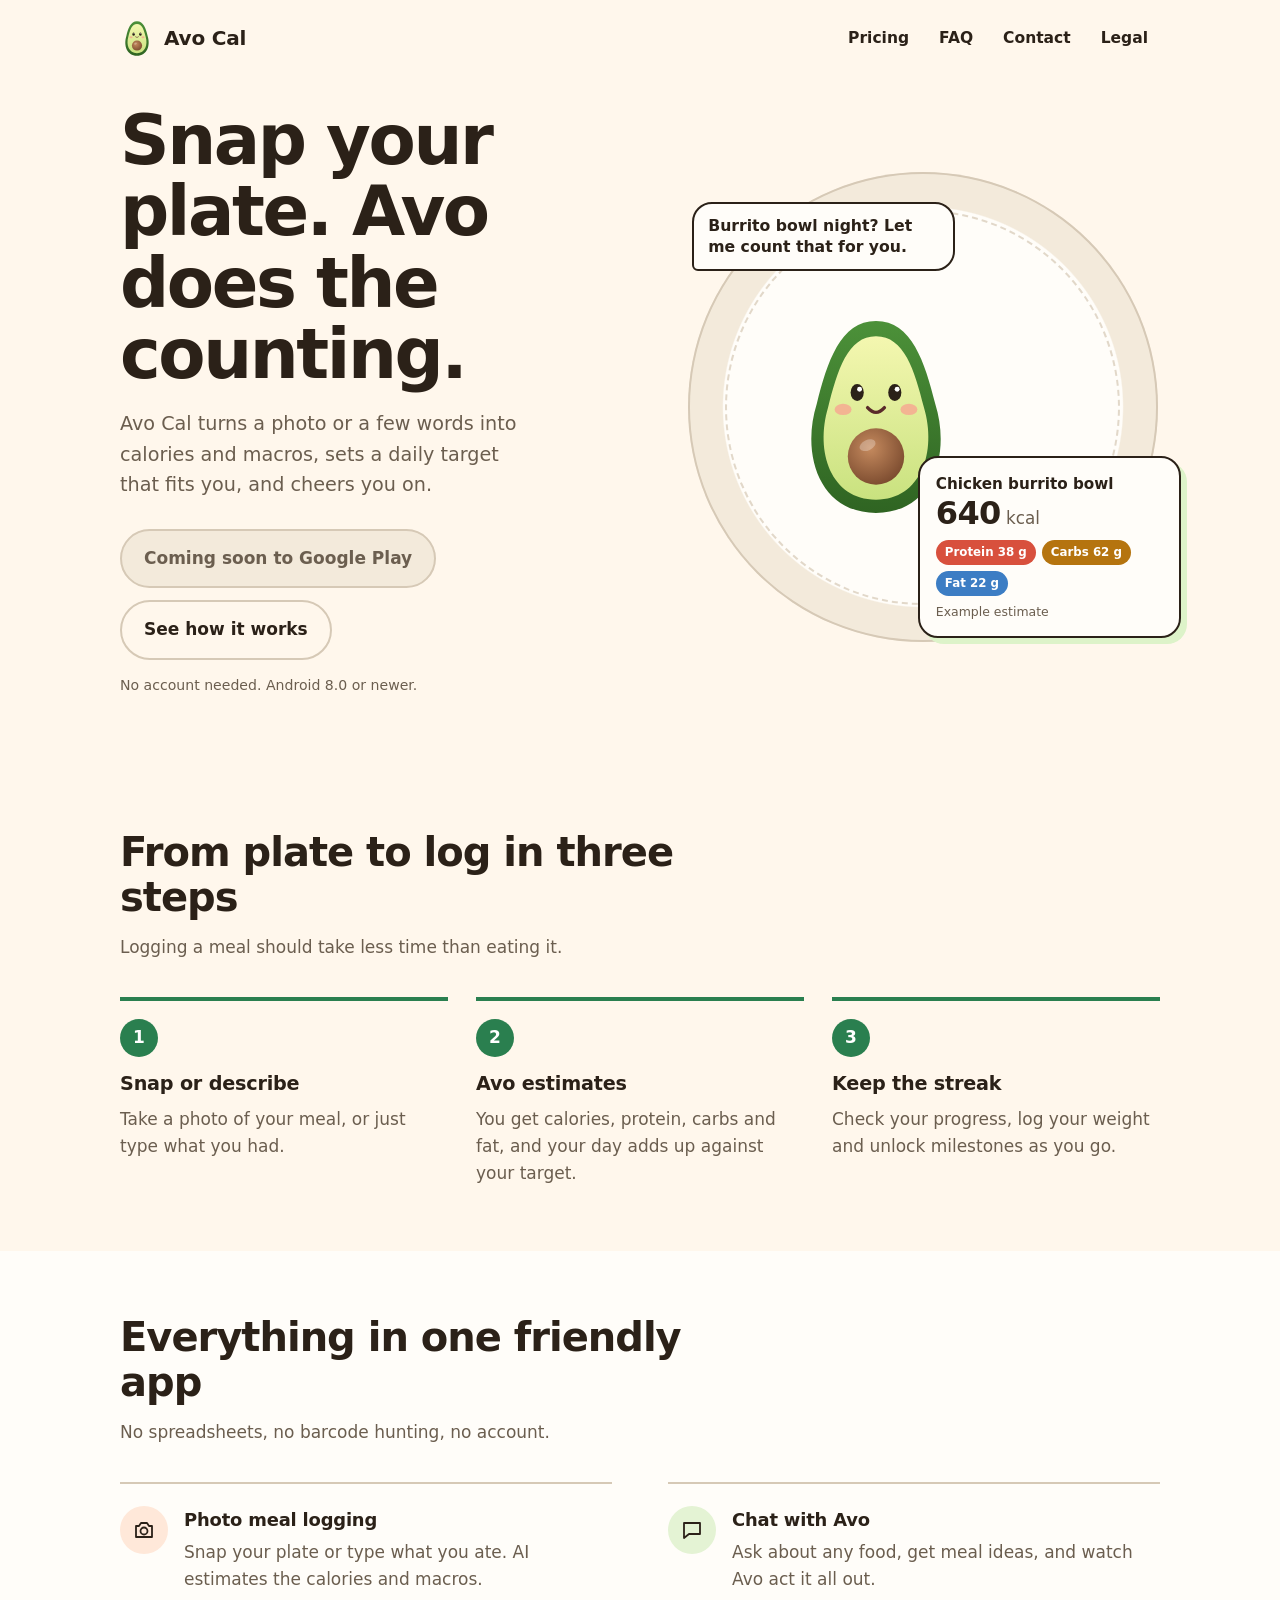
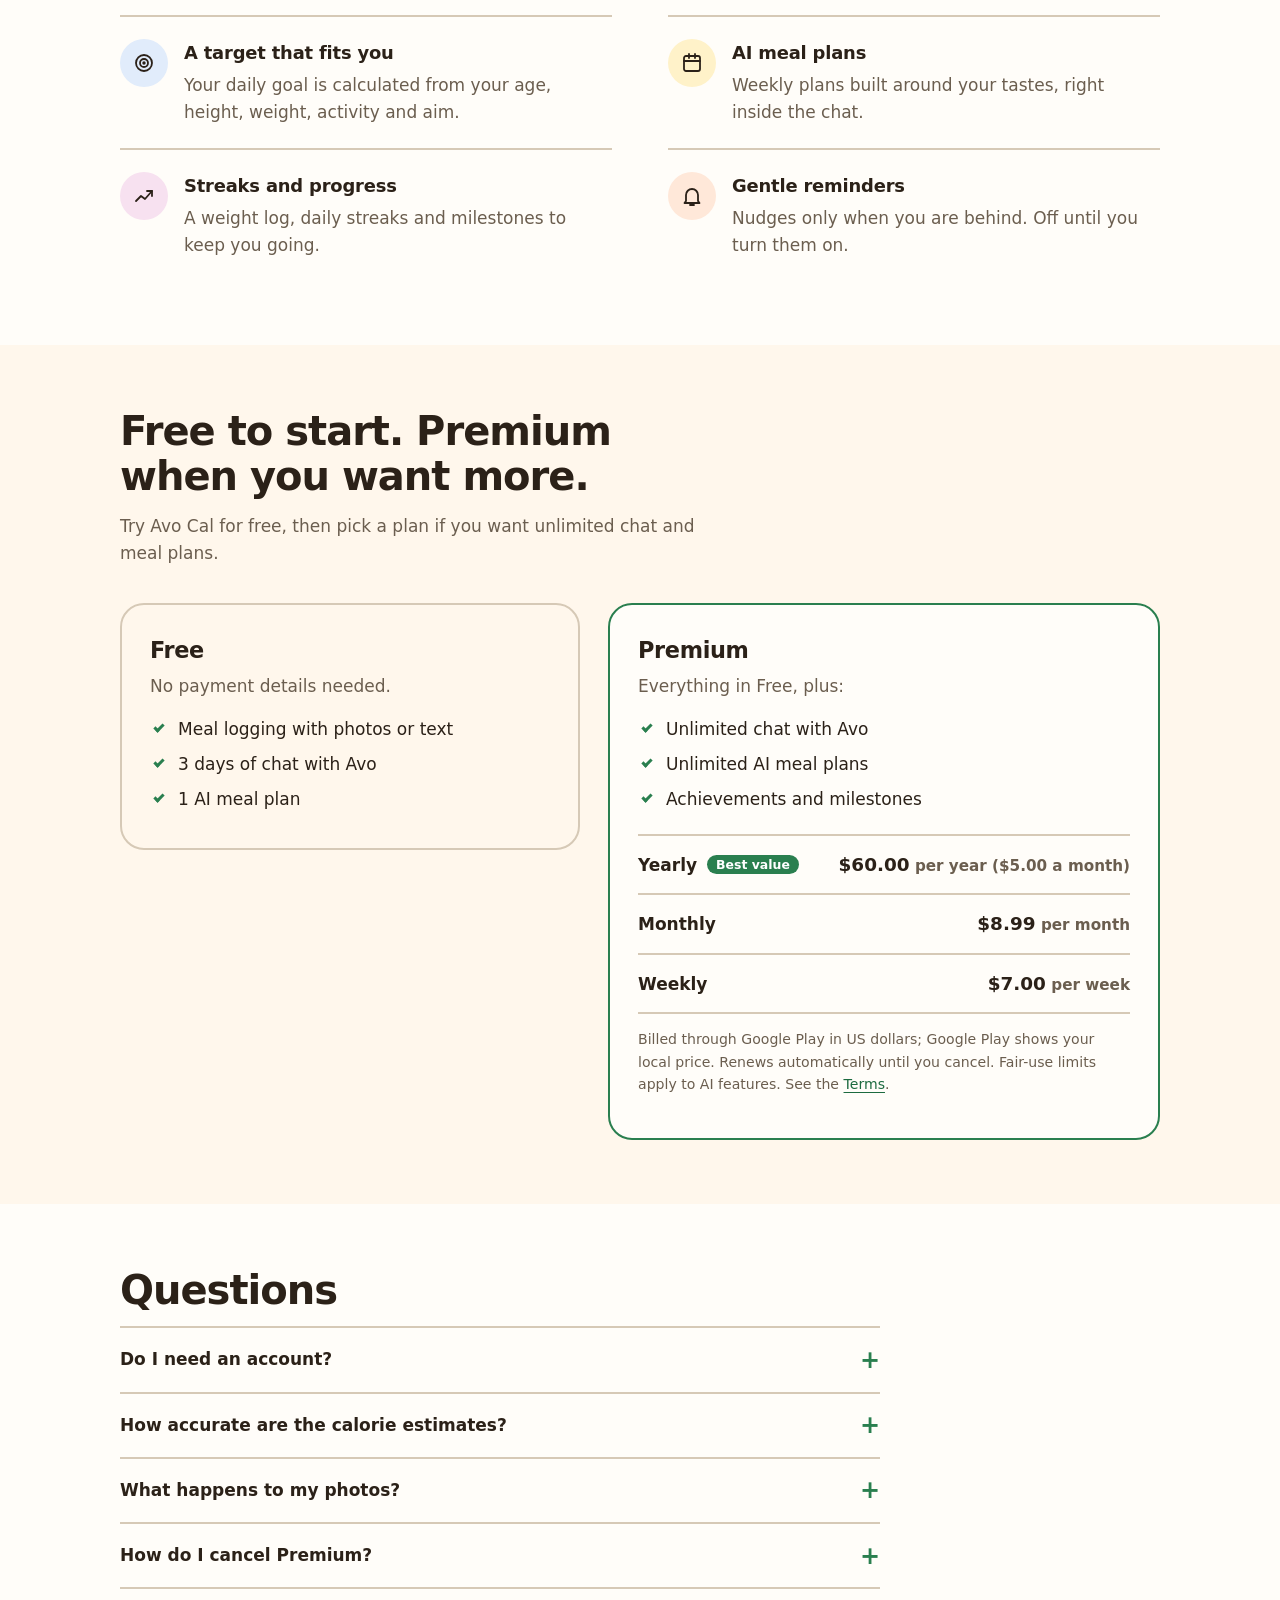
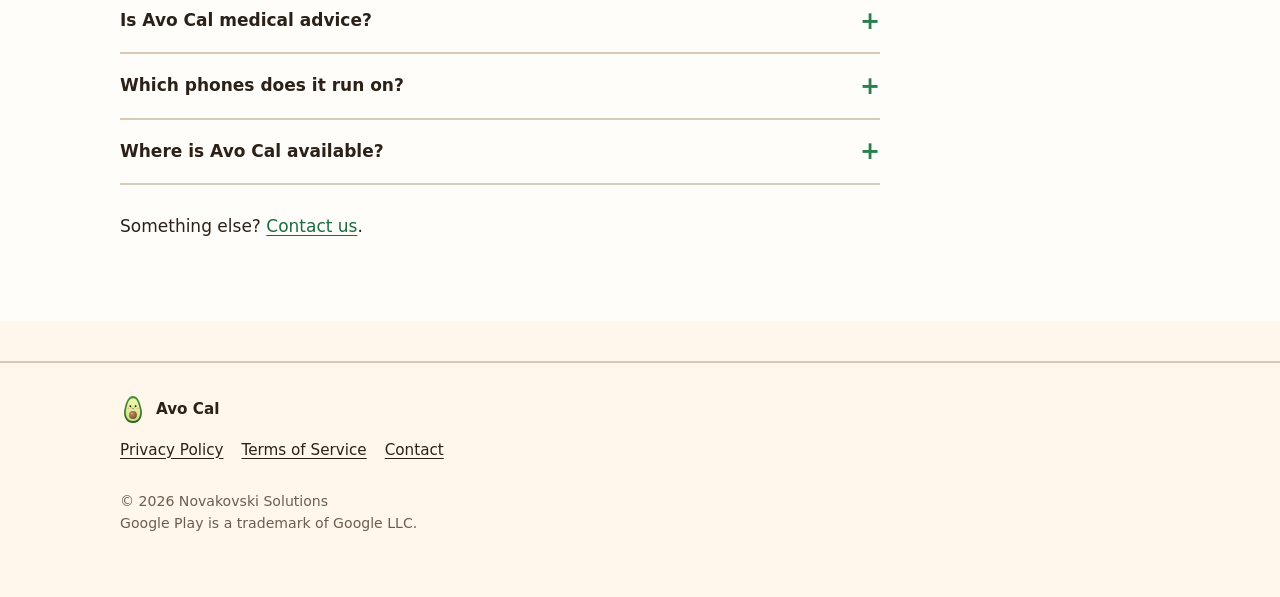
<file: index.html>
<!doctype html>
<html lang="en">
<head>
<meta charset="utf-8">
<meta name="viewport" content="width=device-width, initial-scale=1">
<title>Avo Cal: calorie tracking with a photo</title>
<meta name="description" content="Avo Cal turns a photo or a few words into calories and macros, sets a daily target that fits you, and cheers you on. No account needed.">
<meta name="theme-color" content="#FFF7EC" media="(prefers-color-scheme: light)">
<meta name="theme-color" content="#17130F" media="(prefers-color-scheme: dark)">
<link rel="canonical" href="https://novakovskisolutions.github.io/avocal/">
<link rel="icon" href="assets/avo.svg" type="image/svg+xml">
<meta property="og:type" content="website">
<meta property="og:title" content="Avo Cal: calorie tracking with a photo">
<meta property="og:description" content="Avo Cal turns a photo or a few words into calories and macros, sets a daily target that fits you, and cheers you on. No account needed.">
<meta property="og:url" content="https://novakovskisolutions.github.io/avocal/">
<meta name="twitter:card" content="summary">
<link rel="stylesheet" href="assets/style.css">
</head>
<body>
<a class="skip" href="#main">Skip to content</a>
<header class="site-head"><div class="wrap">
  <a class="brand" href="./"><img src="assets/avo.svg" alt="" width="34" height="37"><span>Avo Cal</span></a>
  <nav class="nav" aria-label="Main">
    <a href="#pricing">Pricing</a>
    <a href="#faq">FAQ</a>
    <a href="contact/">Contact</a>
    <a href="legal/">Legal</a>
  </nav>
</div></header>
<main id="main">

<section class="hero"><div class="wrap">
  <div>
    <h1>Snap your plate. Avo does the counting.</h1>
    <p class="lede">Avo Cal turns a photo or a few words into calories and macros, sets a daily target that fits you, and cheers you on.</p>
    <div class="actions"><span class="btn" aria-disabled="true">Coming soon to Google Play</span><a class="btn ghost" href="#how">See how it works</a></div>
    <p class="small note">No account needed. Android 8.0 or newer.</p>
  </div>
  <div class="plate">
    <p class="bubble">Burrito bowl night? Let me count that for you.</p>
    <img class="avo" src="assets/avo.svg" alt="Avo, the avocado mascot" width="200" height="220">
    <div class="estimate" role="img" aria-label="Example estimate: chicken burrito bowl, 640 calories, 38 grams protein, 62 grams carbs, 22 grams fat">
      <p class="est-title">Chicken burrito bowl</p>
      <p class="est-kcal"><strong>640</strong> kcal</p>
      <ul class="macros"><li class="p">Protein 38 g</li><li class="c">Carbs 62 g</li><li class="f">Fat 22 g</li></ul>
      <p class="est-note">Example estimate</p>
    </div>
  </div>
</div></section>

<section class="sec" id="how"><div class="wrap">
  <h2>From plate to log in three steps</h2>
  <p class="intro">Logging a meal should take less time than eating it.</p>
  <ol class="steps">
    <li><h3>Snap or describe</h3><p>Take a photo of your meal, or just type what you had.</p></li>
    <li><h3>Avo estimates</h3><p>You get calories, protein, carbs and fat, and your day adds up against your target.</p></li>
    <li><h3>Keep the streak</h3><p>Check your progress, log your weight and unlock milestones as you go.</p></li>
  </ol>
</div></section>

<section class="sec tint" id="features"><div class="wrap">
  <h2>Everything in one friendly app</h2>
  <p class="intro">No spreadsheets, no barcode hunting, no account.</p>
  <dl class="features">
<div class="feat"><span class="ic c0"><svg viewBox="0 0 24 24" aria-hidden="true"><path d="M4 8h3l2-3h6l2 3h3v11H4z"/><circle cx="12" cy="13" r="3.5"/></svg></span><dt>Photo meal logging</dt><dd>Snap your plate or type what you ate. AI estimates the calories and macros.</dd></div>
<div class="feat"><span class="ic c1"><svg viewBox="0 0 24 24" aria-hidden="true"><path d="M4 5h16v11H9l-5 4z"/></svg></span><dt>Chat with Avo</dt><dd>Ask about any food, get meal ideas, and watch Avo act it all out.</dd></div>
<div class="feat"><span class="ic c2"><svg viewBox="0 0 24 24" aria-hidden="true"><circle cx="12" cy="12" r="8"/><circle cx="12" cy="12" r="4"/><circle cx="12" cy="12" r=".8"/></svg></span><dt>A target that fits you</dt><dd>Your daily goal is calculated from your age, height, weight, activity and aim.</dd></div>
<div class="feat"><span class="ic c3"><svg viewBox="0 0 24 24" aria-hidden="true"><rect x="4" y="5" width="16" height="15" rx="2"/><path d="M4 10h16M9 3v4M15 3v4"/></svg></span><dt>AI meal plans</dt><dd>Weekly plans built around your tastes, right inside the chat.</dd></div>
<div class="feat"><span class="ic c4"><svg viewBox="0 0 24 24" aria-hidden="true"><path d="M4 17l5-5 4 3 7-8"/><path d="M15 7h5v5"/></svg></span><dt>Streaks and progress</dt><dd>A weight log, daily streaks and milestones to keep you going.</dd></div>
<div class="feat"><span class="ic c0"><svg viewBox="0 0 24 24" aria-hidden="true"><path d="M6 17v-6a6 6 0 0 1 12 0v6l1.5 2h-15z"/><path d="M10 21h4"/></svg></span><dt>Gentle reminders</dt><dd>Nudges only when you are behind. Off until you turn them on.</dd></div>
  </dl>
</div></section>

<section class="sec" id="pricing"><div class="wrap">
  <h2>Free to start. Premium when you want more.</h2>
  <p class="intro">Try Avo Cal for free, then pick a plan if you want unlimited chat and meal plans.</p>
  <div class="pricing">
    <div class="tier">
      <h3>Free</h3>
      <p class="sub">No payment details needed.</p>
      <ul class="tick">
        <li>Meal logging with photos or text</li>
        <li>3 days of chat with Avo</li>
        <li>1 AI meal plan</li>
      </ul>
    </div>
    <div class="tier premium">
      <h3>Premium</h3>
      <p class="sub">Everything in Free, plus:</p>
      <ul class="tick">
        <li>Unlimited chat with Avo</li>
        <li>Unlimited AI meal plans</li>
        <li>Achievements and milestones</li>
      </ul>
      <ul class="plans">
        <li class="best"><span class="name">Yearly</span><span><span class="price">$60.00</span> <span class="per">per year ($5.00 a month)</span></span></li>
        <li><span class="name">Monthly</span><span><span class="price">$8.99</span> <span class="per">per month</span></span></li>
        <li><span class="name">Weekly</span><span><span class="price">$7.00</span> <span class="per">per week</span></span></li>
      </ul>
      <p class="small">Billed through Google Play in US dollars; Google Play shows your local price. Renews automatically until you cancel. Fair-use limits apply to AI features. See the <a href="legal/terms/">Terms</a>.</p>
    </div>
  </div>
</div></section>

<section class="sec tint" id="faq"><div class="wrap">
  <h2>Questions</h2>
  <div class="faq">
<details><summary>Do I need an account?</summary><p>No. There is no sign-up and we never ask for your email. Your food log, weight history and settings are stored on your phone, so if you uninstall the app or lose the phone, that data goes with it.</p></details>
<details><summary>How accurate are the calorie estimates?</summary><p>They are AI estimates from a photo or a description, so treat them as a good guide, not a lab result. Mixed dishes and portion sizes are the hardest part. Adding a few words about the portion helps.</p></details>
<details><summary>What happens to my photos?</summary><p>Your photo is sent securely to Google's Gemini AI to work out the estimate. We do not keep it. The Privacy Policy explains how Google may handle it, so please read it before you start.</p></details>
<details><summary>How do I cancel Premium?</summary><p>Open Google Play, go to Payments &amp; subscriptions, then Subscriptions, choose Avo Cal and tap Cancel subscription. You keep Premium until the end of the period you paid for.</p></details>
<details><summary>Is Avo Cal medical advice?</summary><p>No. Avo Cal gives general nutrition information and estimates. It does not replace a doctor or dietitian, and it is not suitable for managing medical conditions, allergies or eating disorders.</p></details>
<details><summary>Which phones does it run on?</summary><p>Android 8.0 or newer.</p></details>
<details><summary>Where is Avo Cal available?</summary><p>Avo Cal is currently not offered in the European Economic Area, the United Kingdom or Switzerland.</p></details>
  </div>
  <p style="margin-top:28px">Something else? <a href="contact/">Contact us</a>.</p>
</div></section>

</main>
<footer class="site-foot"><div class="wrap">
  <div class="foot-brand"><img src="assets/avo.svg" alt="" width="26" height="29"><span>Avo Cal</span></div>
  <nav class="foot-links" aria-label="Footer">
    <a href="legal/privacy/">Privacy Policy</a>
    <a href="legal/terms/">Terms of Service</a>
    <a href="contact/">Contact</a>
  </nav>
  <p class="small">&copy; 2026 Novakovski Solutions<br>Google Play is a trademark of Google LLC.</p>
</div></footer>
</body>
</html>
</file>
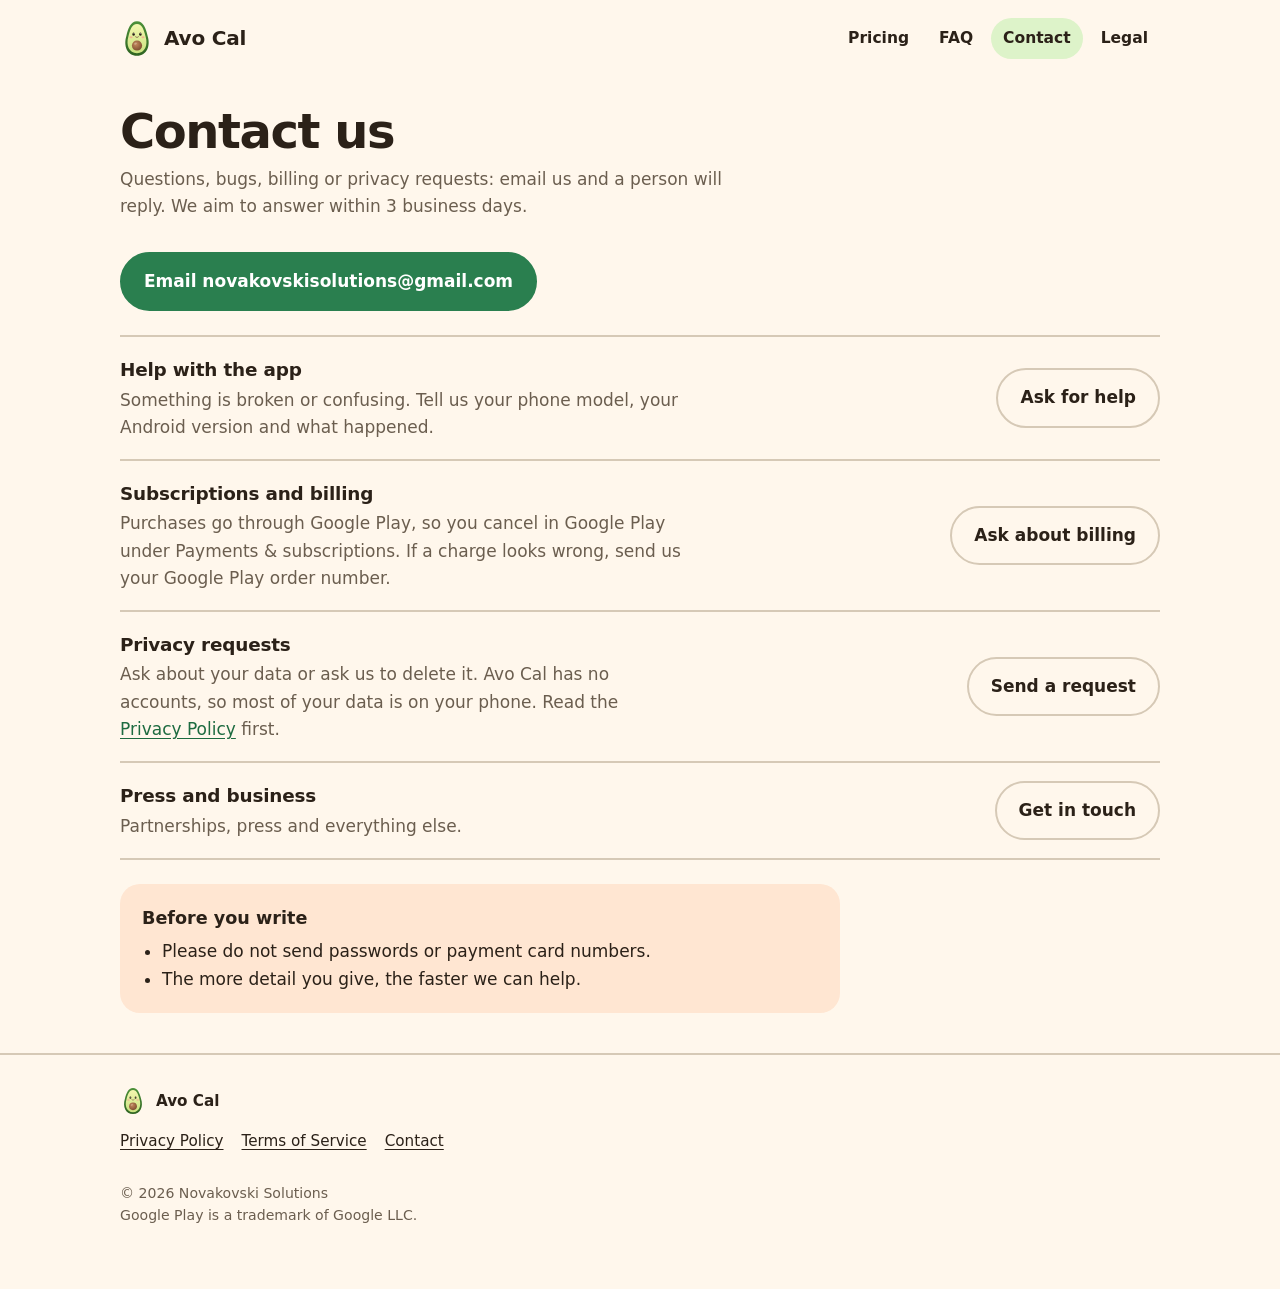
<file: contact/index.html>
<!doctype html>
<html lang="en">
<head>
<meta charset="utf-8">
<meta name="viewport" content="width=device-width, initial-scale=1">
<title>Contact Avo Cal</title>
<meta name="description" content="Contact the Avo Cal team for help, billing questions or privacy requests.">
<meta name="theme-color" content="#FFF7EC" media="(prefers-color-scheme: light)">
<meta name="theme-color" content="#17130F" media="(prefers-color-scheme: dark)">
<link rel="canonical" href="https://novakovskisolutions.github.io/avocal/contact/">
<link rel="icon" href="../assets/avo.svg" type="image/svg+xml">
<meta property="og:type" content="website">
<meta property="og:title" content="Contact Avo Cal">
<meta property="og:description" content="Contact the Avo Cal team for help, billing questions or privacy requests.">
<meta property="og:url" content="https://novakovskisolutions.github.io/avocal/contact/">
<meta name="twitter:card" content="summary">
<link rel="stylesheet" href="../assets/style.css">
</head>
<body>
<a class="skip" href="#main">Skip to content</a>
<header class="site-head"><div class="wrap">
  <a class="brand" href="../"><img src="../assets/avo.svg" alt="" width="34" height="37"><span>Avo Cal</span></a>
  <nav class="nav" aria-label="Main">
    <a href="../#pricing">Pricing</a>
    <a href="../#faq">FAQ</a>
    <a href="../contact/" aria-current="page">Contact</a>
    <a href="../legal/">Legal</a>
  </nav>
</div></header>
<main id="main">

<div class="wrap">
  <div class="page-head">
    <h1>Contact us</h1>
    <p>Questions, bugs, billing or privacy requests: email us and a person will reply. We aim to answer within 3 business days.</p>
  </div>
  <p class="actions" style="margin-top:20px"><a class="btn" href="mailto:novakovskisolutions@gmail.com?subject=Avo%20Cal">Email novakovskisolutions@gmail.com</a></p>
  <ul class="topics">
    <li><div><h2>Help with the app</h2><p>Something is broken or confusing. Tell us your phone model, your Android version and what happened.</p></div>
        <a class="btn ghost" href="mailto:novakovskisolutions@gmail.com?subject=Avo%20Cal%20help">Ask for help</a></li>
    <li><div><h2>Subscriptions and billing</h2><p>Purchases go through Google Play, so you cancel in Google Play under Payments &amp; subscriptions. If a charge looks wrong, send us your Google Play order number.</p></div>
        <a class="btn ghost" href="mailto:novakovskisolutions@gmail.com?subject=Avo%20Cal%20billing">Ask about billing</a></li>
    <li><div><h2>Privacy requests</h2><p>Ask about your data or ask us to delete it. Avo Cal has no accounts, so most of your data is on your phone. Read the <a href="../legal/privacy/">Privacy Policy</a> first.</p></div>
        <a class="btn ghost" href="mailto:novakovskisolutions@gmail.com?subject=Avo%20Cal%20privacy%20request">Send a request</a></li>
    <li><div><h2>Press and business</h2><p>Partnerships, press and everything else.</p></div>
        <a class="btn ghost" href="mailto:novakovskisolutions@gmail.com?subject=Avo%20Cal%20business">Get in touch</a></li>
  </ul>
  <div class="callout">
    <h2>Before you write</h2>
    <ul><li>Please do not send passwords or payment card numbers.</li><li>The more detail you give, the faster we can help.</li></ul>
  </div>
  
</div>

</main>
<footer class="site-foot"><div class="wrap">
  <div class="foot-brand"><img src="../assets/avo.svg" alt="" width="26" height="29"><span>Avo Cal</span></div>
  <nav class="foot-links" aria-label="Footer">
    <a href="../legal/privacy/">Privacy Policy</a>
    <a href="../legal/terms/">Terms of Service</a>
    <a href="../contact/">Contact</a>
  </nav>
  <p class="small">&copy; 2026 Novakovski Solutions<br>Google Play is a trademark of Google LLC.</p>
</div></footer>
</body>
</html>
</file>
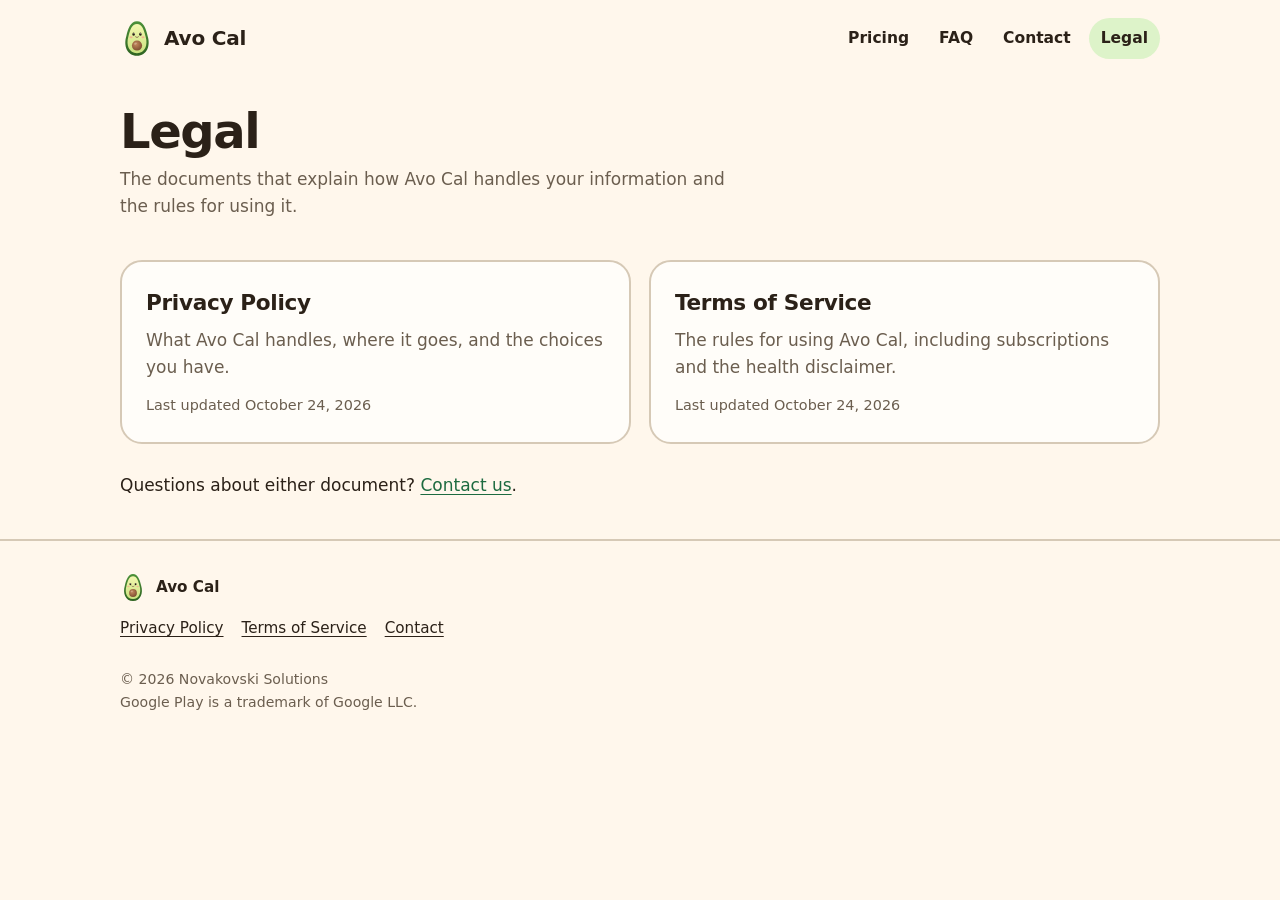
<file: legal/index.html>
<!doctype html>
<html lang="en">
<head>
<meta charset="utf-8">
<meta name="viewport" content="width=device-width, initial-scale=1">
<title>Legal | Avo Cal</title>
<meta name="description" content="Avo Cal's Privacy Policy and Terms of Service.">
<meta name="theme-color" content="#FFF7EC" media="(prefers-color-scheme: light)">
<meta name="theme-color" content="#17130F" media="(prefers-color-scheme: dark)">
<link rel="canonical" href="https://novakovskisolutions.github.io/avocal/legal/">
<link rel="icon" href="../assets/avo.svg" type="image/svg+xml">
<meta property="og:type" content="website">
<meta property="og:title" content="Legal | Avo Cal">
<meta property="og:description" content="Avo Cal's Privacy Policy and Terms of Service.">
<meta property="og:url" content="https://novakovskisolutions.github.io/avocal/legal/">
<meta name="twitter:card" content="summary">
<link rel="stylesheet" href="../assets/style.css">
</head>
<body>
<a class="skip" href="#main">Skip to content</a>
<header class="site-head"><div class="wrap">
  <a class="brand" href="../"><img src="../assets/avo.svg" alt="" width="34" height="37"><span>Avo Cal</span></a>
  <nav class="nav" aria-label="Main">
    <a href="../#pricing">Pricing</a>
    <a href="../#faq">FAQ</a>
    <a href="../contact/">Contact</a>
    <a href="../legal/" aria-current="page">Legal</a>
  </nav>
</div></header>
<main id="main">

<div class="wrap">
  <div class="page-head"><h1>Legal</h1><p>The documents that explain how Avo Cal handles your information and the rules for using it.</p></div>
  <div class="cards">
    <a class="link-card" href="privacy/"><h2>Privacy Policy</h2><p>What Avo Cal handles, where it goes, and the choices you have.</p><span class="meta">Last updated October 24, 2026</span></a>
    <a class="link-card" href="terms/"><h2>Terms of Service</h2><p>The rules for using Avo Cal, including subscriptions and the health disclaimer.</p><span class="meta">Last updated October 24, 2026</span></a>
  </div>
  <p>Questions about either document? <a href="../contact/">Contact us</a>.</p>
</div>

</main>
<footer class="site-foot"><div class="wrap">
  <div class="foot-brand"><img src="../assets/avo.svg" alt="" width="26" height="29"><span>Avo Cal</span></div>
  <nav class="foot-links" aria-label="Footer">
    <a href="../legal/privacy/">Privacy Policy</a>
    <a href="../legal/terms/">Terms of Service</a>
    <a href="../contact/">Contact</a>
  </nav>
  <p class="small">&copy; 2026 Novakovski Solutions<br>Google Play is a trademark of Google LLC.</p>
</div></footer>
</body>
</html>
</file>
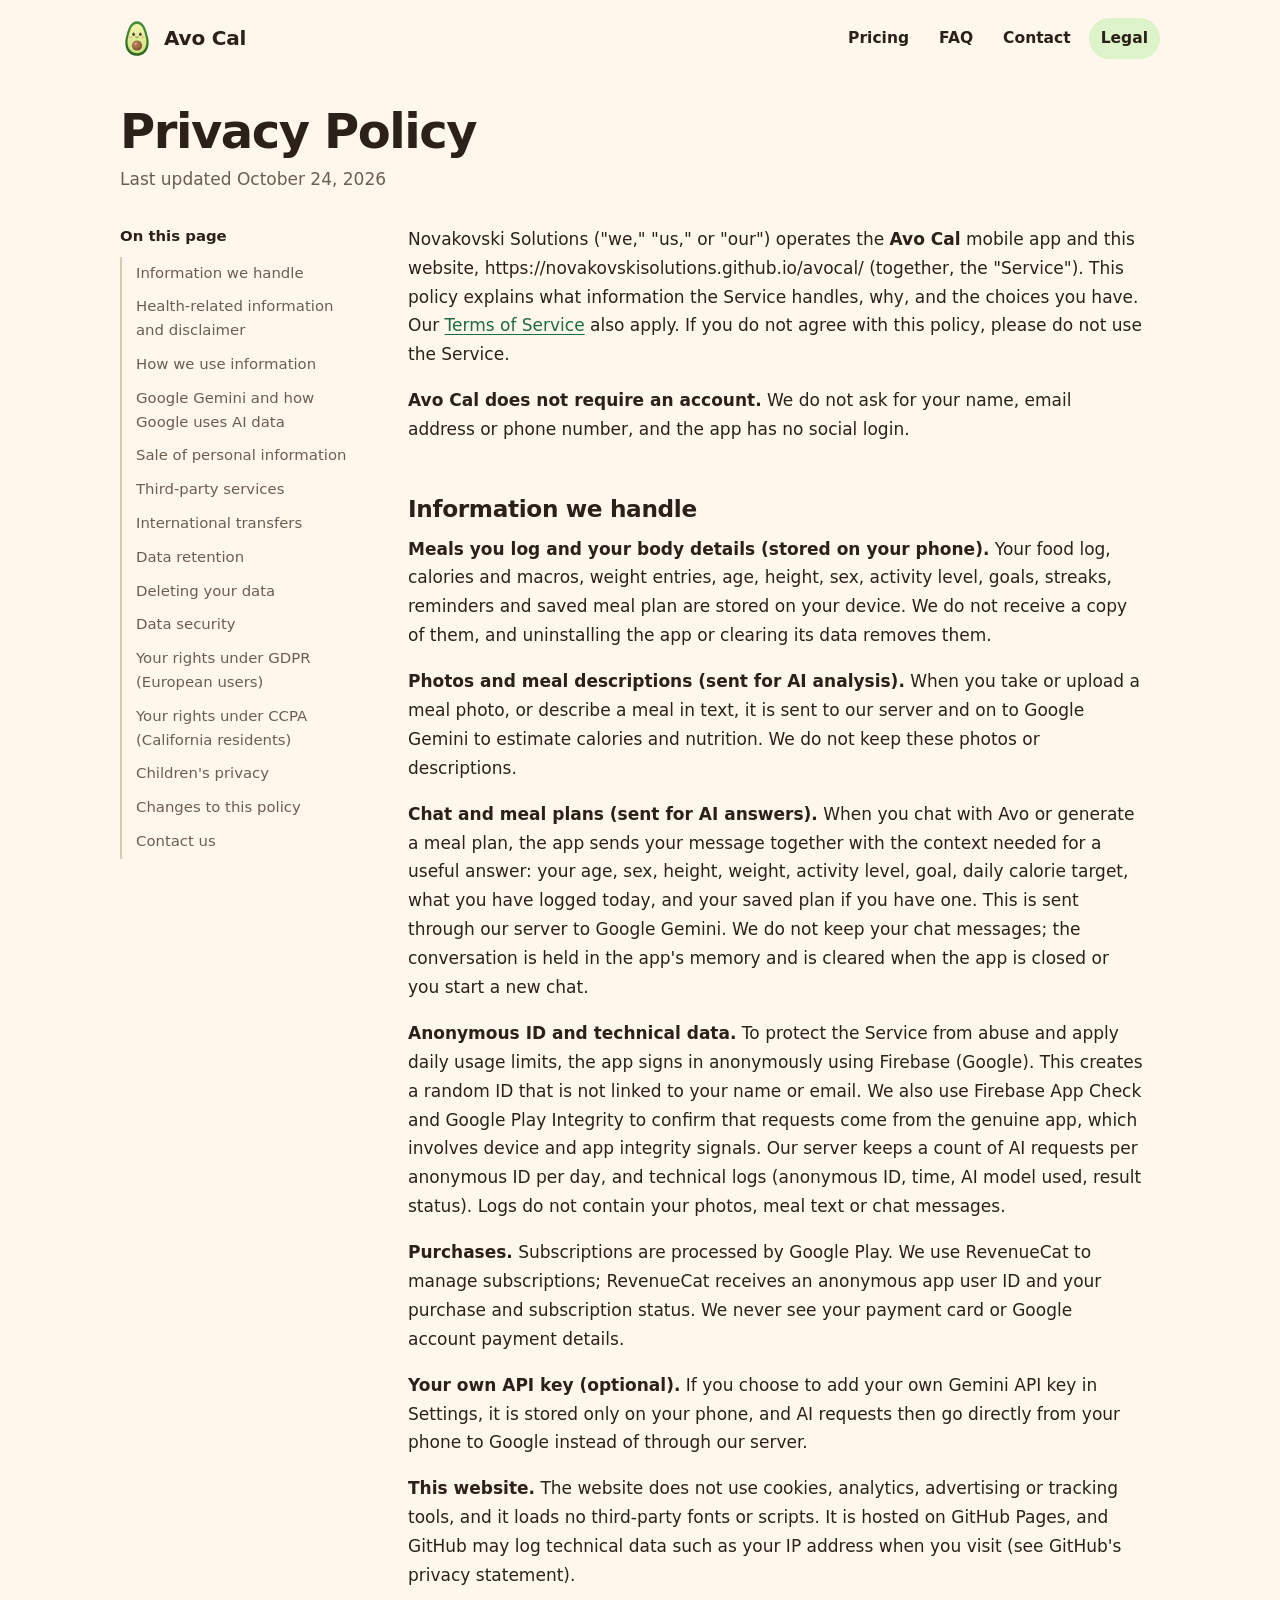
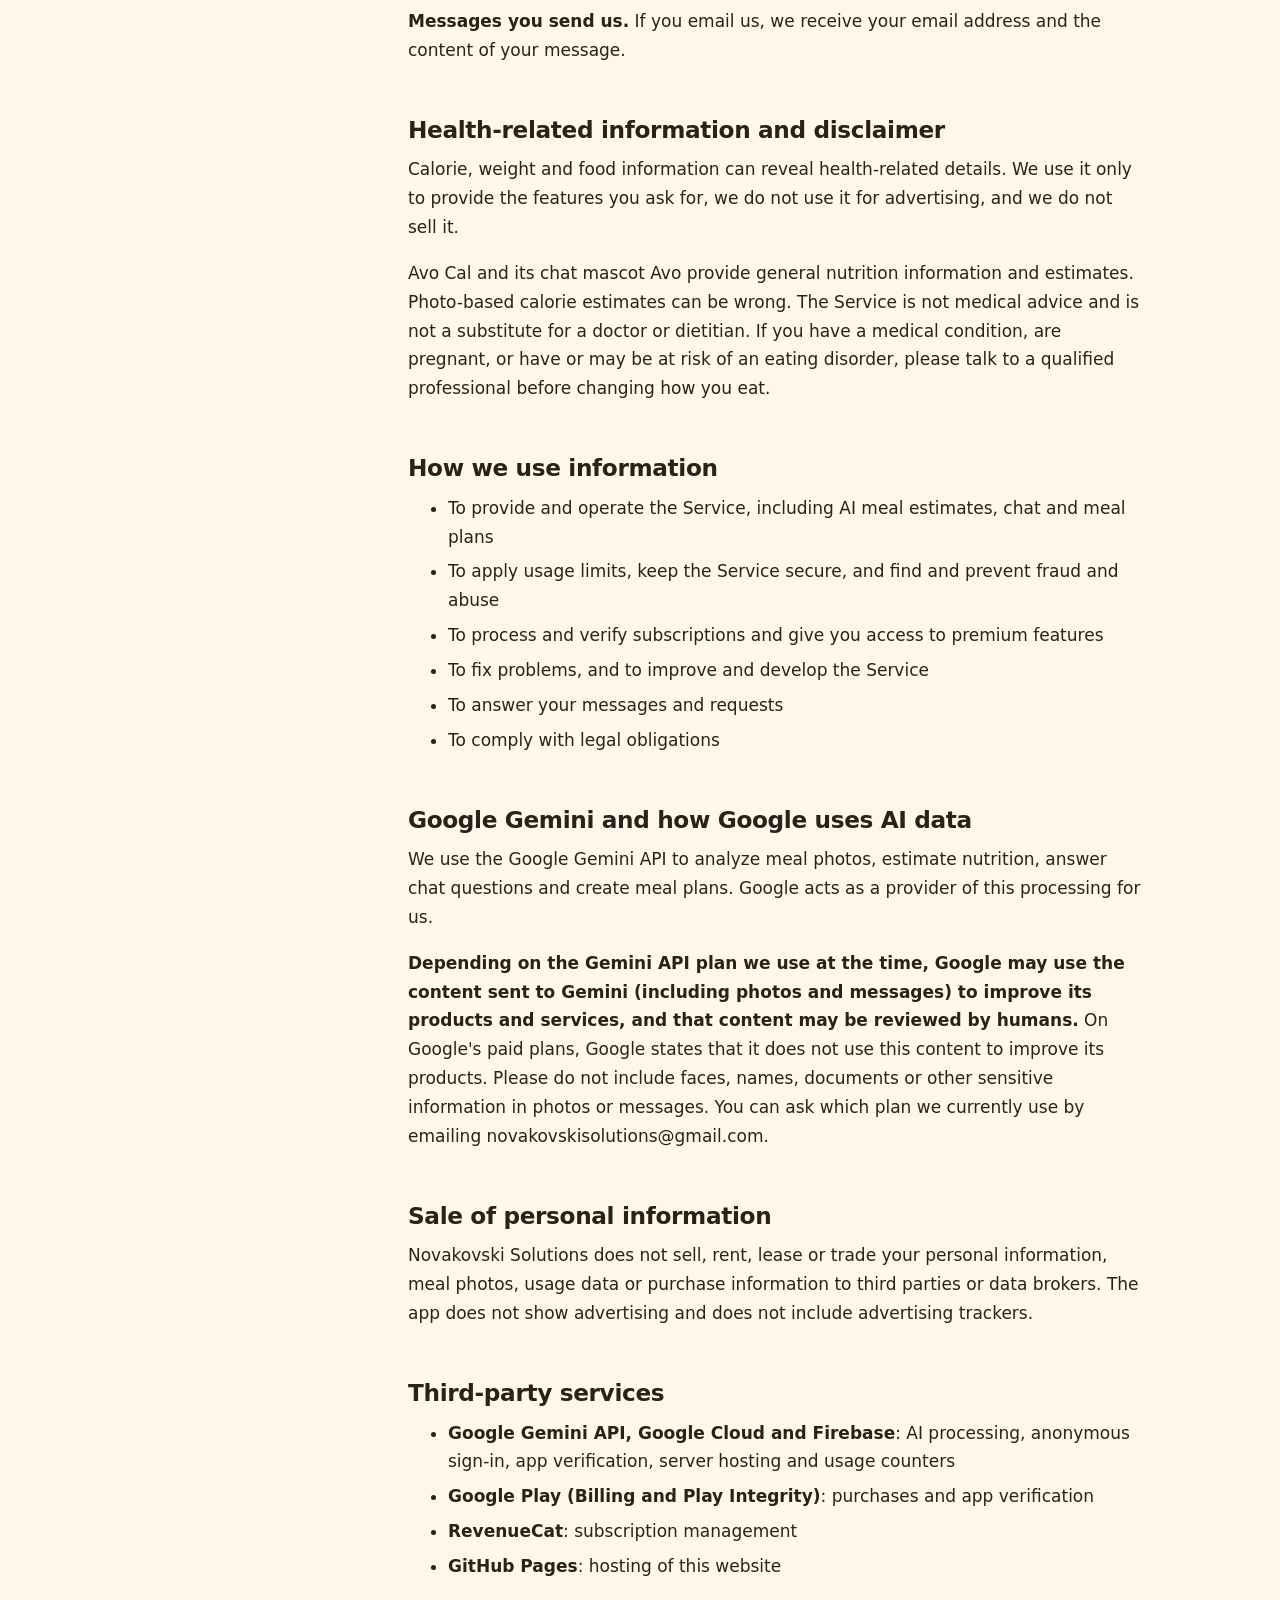
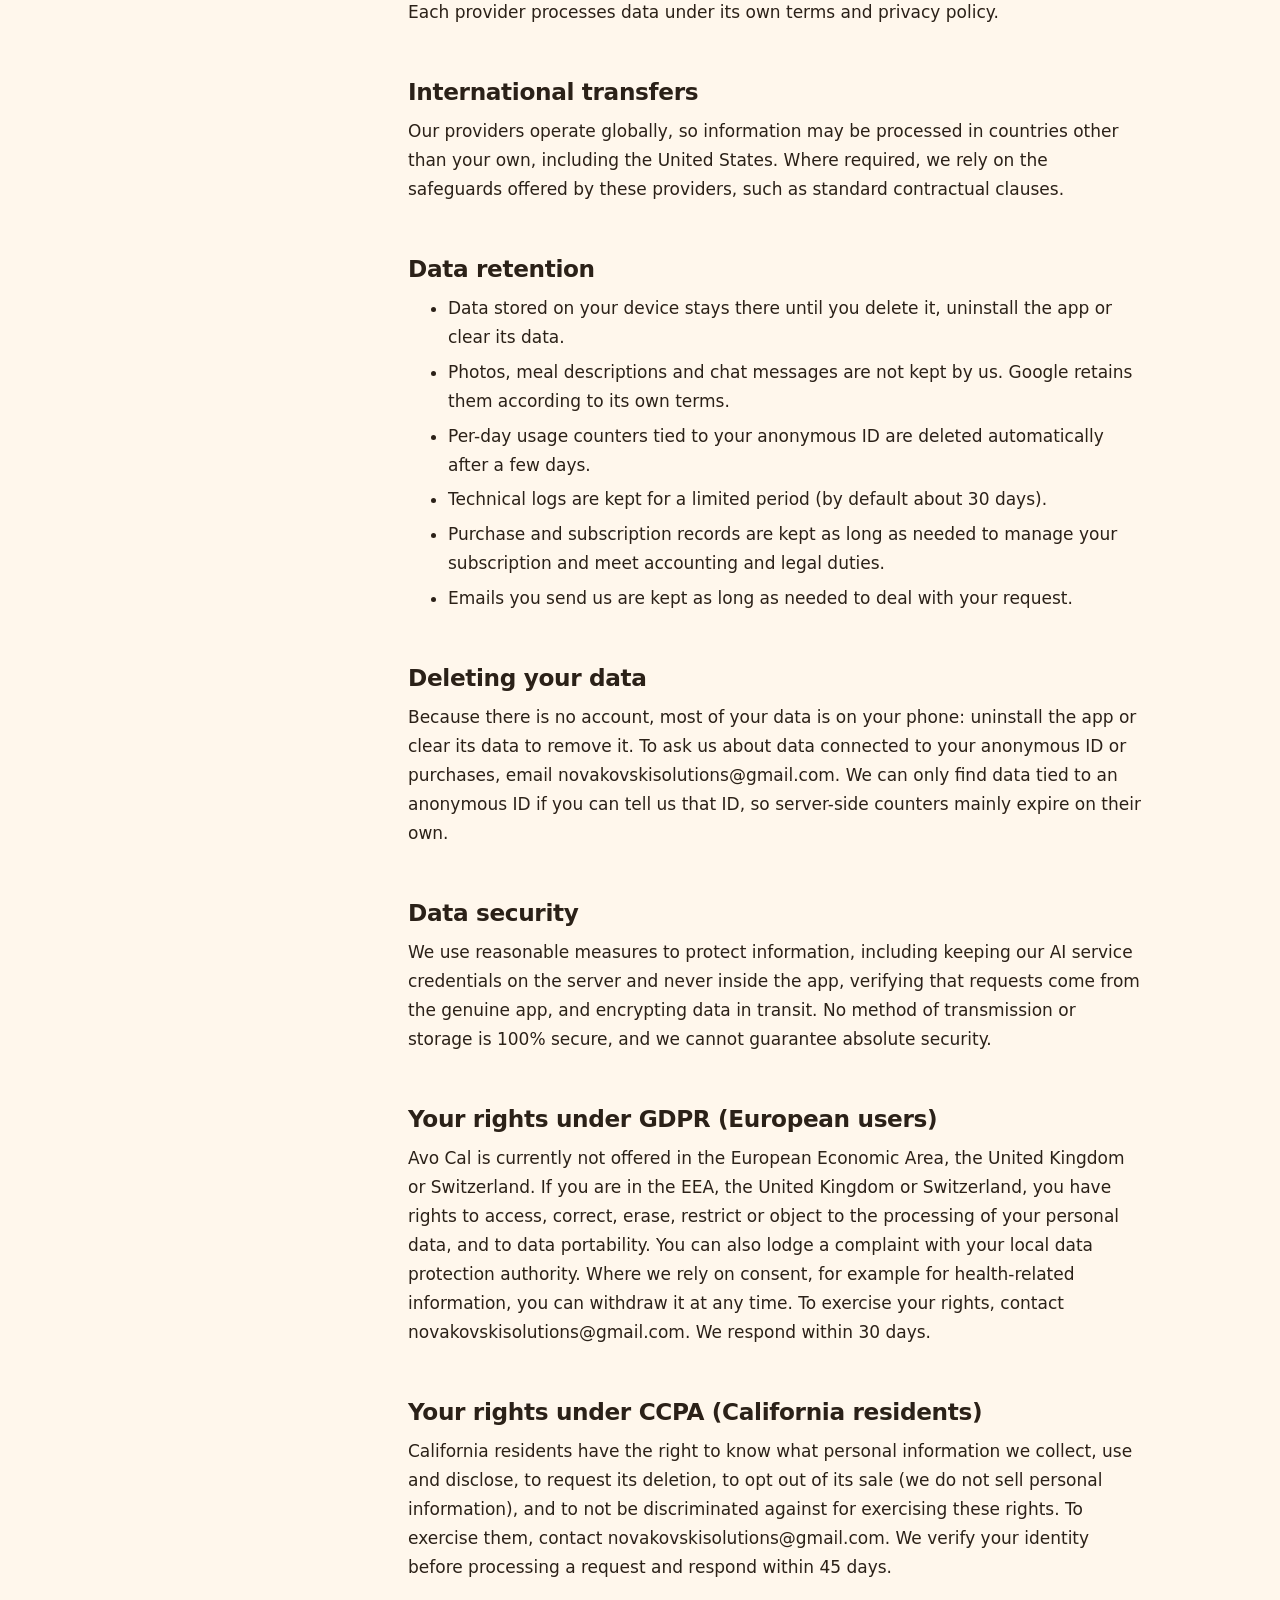
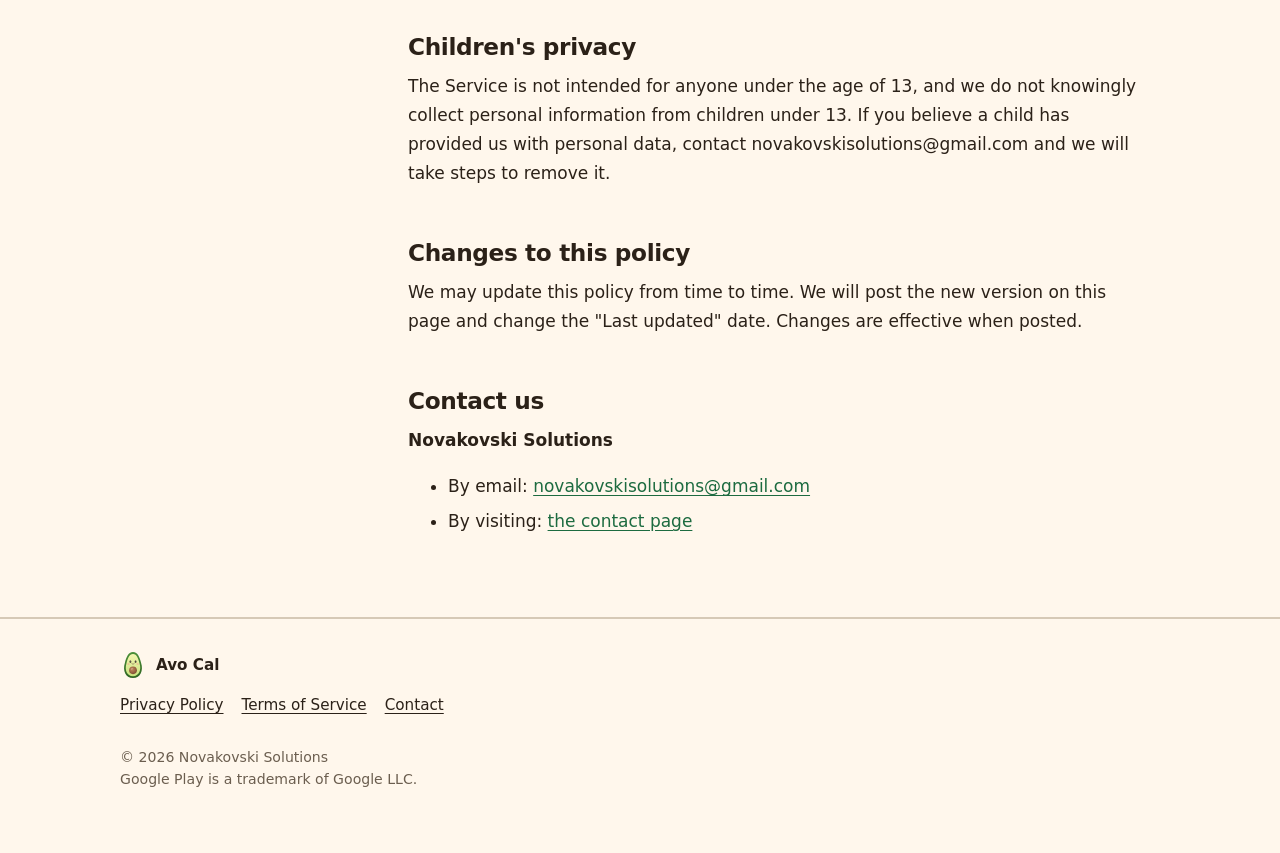
<file: legal/privacy/index.html>
<!doctype html>
<html lang="en">
<head>
<meta charset="utf-8">
<meta name="viewport" content="width=device-width, initial-scale=1">
<title>Privacy Policy | Avo Cal</title>
<meta name="description" content="How Avo Cal handles your information, who we share it with, and your choices.">
<meta name="theme-color" content="#FFF7EC" media="(prefers-color-scheme: light)">
<meta name="theme-color" content="#17130F" media="(prefers-color-scheme: dark)">
<link rel="canonical" href="https://novakovskisolutions.github.io/avocal/legal/privacy/">
<link rel="icon" href="../../assets/avo.svg" type="image/svg+xml">
<meta property="og:type" content="website">
<meta property="og:title" content="Privacy Policy | Avo Cal">
<meta property="og:description" content="How Avo Cal handles your information, who we share it with, and your choices.">
<meta property="og:url" content="https://novakovskisolutions.github.io/avocal/legal/privacy/">
<meta name="twitter:card" content="summary">
<link rel="stylesheet" href="../../assets/style.css">
</head>
<body>
<a class="skip" href="#main">Skip to content</a>
<header class="site-head"><div class="wrap">
  <a class="brand" href="../../"><img src="../../assets/avo.svg" alt="" width="34" height="37"><span>Avo Cal</span></a>
  <nav class="nav" aria-label="Main">
    <a href="../../#pricing">Pricing</a>
    <a href="../../#faq">FAQ</a>
    <a href="../../contact/">Contact</a>
    <a href="../../legal/" aria-current="page">Legal</a>
  </nav>
</div></header>
<main id="main">

<div class="wrap">
  <div class="page-head"><h1>Privacy Policy</h1><p>Last updated October 24, 2026</p></div>
  <div class="doc">
    <nav class="toc" aria-label="On this page"><strong>On this page</strong><ol><li><a href="#information-we-handle">Information we handle</a></li><li><a href="#health-related-information-and-disclaimer">Health-related information and disclaimer</a></li><li><a href="#how-we-use-information">How we use information</a></li><li><a href="#google-gemini-and-how-google-uses-ai-data">Google Gemini and how Google uses AI data</a></li><li><a href="#sale-of-personal-information">Sale of personal information</a></li><li><a href="#third-party-services">Third-party services</a></li><li><a href="#international-transfers">International transfers</a></li><li><a href="#data-retention">Data retention</a></li><li><a href="#deleting-your-data">Deleting your data</a></li><li><a href="#data-security">Data security</a></li><li><a href="#your-rights-under-gdpr-european-users">Your rights under GDPR (European users)</a></li><li><a href="#your-rights-under-ccpa-california-residents">Your rights under CCPA (California residents)</a></li><li><a href="#childrens-privacy">Children's privacy</a></li><li><a href="#changes-to-this-policy">Changes to this policy</a></li><li><a href="#contact-us">Contact us</a></li></ol></nav>
    <div>
      <details class="toc-m"><summary>On this page</summary><ol><li><a href="#information-we-handle">Information we handle</a></li><li><a href="#health-related-information-and-disclaimer">Health-related information and disclaimer</a></li><li><a href="#how-we-use-information">How we use information</a></li><li><a href="#google-gemini-and-how-google-uses-ai-data">Google Gemini and how Google uses AI data</a></li><li><a href="#sale-of-personal-information">Sale of personal information</a></li><li><a href="#third-party-services">Third-party services</a></li><li><a href="#international-transfers">International transfers</a></li><li><a href="#data-retention">Data retention</a></li><li><a href="#deleting-your-data">Deleting your data</a></li><li><a href="#data-security">Data security</a></li><li><a href="#your-rights-under-gdpr-european-users">Your rights under GDPR (European users)</a></li><li><a href="#your-rights-under-ccpa-california-residents">Your rights under CCPA (California residents)</a></li><li><a href="#childrens-privacy">Children's privacy</a></li><li><a href="#changes-to-this-policy">Changes to this policy</a></li><li><a href="#contact-us">Contact us</a></li></ol></details>
      <article class="prose">
<p>Novakovski Solutions ("we," "us," or "our") operates the <strong>Avo Cal</strong> mobile app and this website, https://novakovskisolutions.github.io/avocal/ (together, the "Service"). This policy explains what information the Service handles, why, and the choices you have. Our <a href="https://novakovskisolutions.github.io/avocal/legal/terms/">Terms of Service</a> also apply. If you do not agree with this policy, please do not use the Service.</p>
<p><strong>Avo Cal does not require an account.</strong> We do not ask for your name, email address or phone number, and the app has no social login.</p>
<h2 id="information-we-handle">Information we handle</h2>
<p><strong>Meals you log and your body details (stored on your phone).</strong> Your food log, calories and macros, weight entries, age, height, sex, activity level, goals, streaks, reminders and saved meal plan are stored on your device. We do not receive a copy of them, and uninstalling the app or clearing its data removes them.</p>
<p><strong>Photos and meal descriptions (sent for AI analysis).</strong> When you take or upload a meal photo, or describe a meal in text, it is sent to our server and on to Google Gemini to estimate calories and nutrition. We do not keep these photos or descriptions.</p>
<p><strong>Chat and meal plans (sent for AI answers).</strong> When you chat with Avo or generate a meal plan, the app sends your message together with the context needed for a useful answer: your age, sex, height, weight, activity level, goal, daily calorie target, what you have logged today, and your saved plan if you have one. This is sent through our server to Google Gemini. We do not keep your chat messages; the conversation is held in the app's memory and is cleared when the app is closed or you start a new chat.</p>
<p><strong>Anonymous ID and technical data.</strong> To protect the Service from abuse and apply daily usage limits, the app signs in anonymously using Firebase (Google). This creates a random ID that is not linked to your name or email. We also use Firebase App Check and Google Play Integrity to confirm that requests come from the genuine app, which involves device and app integrity signals. Our server keeps a count of AI requests per anonymous ID per day, and technical logs (anonymous ID, time, AI model used, result status). Logs do not contain your photos, meal text or chat messages.</p>
<p><strong>Purchases.</strong> Subscriptions are processed by Google Play. We use RevenueCat to manage subscriptions; RevenueCat receives an anonymous app user ID and your purchase and subscription status. We never see your payment card or Google account payment details.</p>
<p><strong>Your own API key (optional).</strong> If you choose to add your own Gemini API key in Settings, it is stored only on your phone, and AI requests then go directly from your phone to Google instead of through our server.</p>
<p><strong>This website.</strong> The website does not use cookies, analytics, advertising or tracking tools, and it loads no third-party fonts or scripts. It is hosted on GitHub Pages, and GitHub may log technical data such as your IP address when you visit (see GitHub's privacy statement).</p>
<p><strong>Messages you send us.</strong> If you email us, we receive your email address and the content of your message.</p>
<h2 id="health-related-information-and-disclaimer">Health-related information and disclaimer</h2>
<p>Calorie, weight and food information can reveal health-related details. We use it only to provide the features you ask for, we do not use it for advertising, and we do not sell it.</p>
<p>Avo Cal and its chat mascot Avo provide general nutrition information and estimates. Photo-based calorie estimates can be wrong. The Service is not medical advice and is not a substitute for a doctor or dietitian. If you have a medical condition, are pregnant, or have or may be at risk of an eating disorder, please talk to a qualified professional before changing how you eat.</p>
<h2 id="how-we-use-information">How we use information</h2>
<ul>
<li>To provide and operate the Service, including AI meal estimates, chat and meal plans</li>
<li>To apply usage limits, keep the Service secure, and find and prevent fraud and abuse</li>
<li>To process and verify subscriptions and give you access to premium features</li>
<li>To fix problems, and to improve and develop the Service</li>
<li>To answer your messages and requests</li>
<li>To comply with legal obligations</li>
</ul>
<h2 id="google-gemini-and-how-google-uses-ai-data">Google Gemini and how Google uses AI data</h2>
<p>We use the Google Gemini API to analyze meal photos, estimate nutrition, answer chat questions and create meal plans. Google acts as a provider of this processing for us.</p>
<p><strong>Depending on the Gemini API plan we use at the time, Google may use the content sent to Gemini (including photos and messages) to improve its products and services, and that content may be reviewed by humans.</strong> On Google's paid plans, Google states that it does not use this content to improve its products. Please do not include faces, names, documents or other sensitive information in photos or messages. You can ask which plan we currently use by emailing novakovskisolutions@gmail.com.</p>
<h2 id="sale-of-personal-information">Sale of personal information</h2>
<p>Novakovski Solutions does not sell, rent, lease or trade your personal information, meal photos, usage data or purchase information to third parties or data brokers. The app does not show advertising and does not include advertising trackers.</p>
<h2 id="third-party-services">Third-party services</h2>
<ul>
<li><strong>Google Gemini API, Google Cloud and Firebase</strong>: AI processing, anonymous sign-in, app verification, server hosting and usage counters</li>
<li><strong>Google Play (Billing and Play Integrity)</strong>: purchases and app verification</li>
<li><strong>RevenueCat</strong>: subscription management</li>
<li><strong>GitHub Pages</strong>: hosting of this website</li>
</ul>
<p>Each provider processes data under its own terms and privacy policy.</p>
<h2 id="international-transfers">International transfers</h2>
<p>Our providers operate globally, so information may be processed in countries other than your own, including the United States. Where required, we rely on the safeguards offered by these providers, such as standard contractual clauses.</p>
<h2 id="data-retention">Data retention</h2>
<ul>
<li>Data stored on your device stays there until you delete it, uninstall the app or clear its data.</li>
<li>Photos, meal descriptions and chat messages are not kept by us. Google retains them according to its own terms.</li>
<li>Per-day usage counters tied to your anonymous ID are deleted automatically after a few days.</li>
<li>Technical logs are kept for a limited period (by default about 30 days).</li>
<li>Purchase and subscription records are kept as long as needed to manage your subscription and meet accounting and legal duties.</li>
<li>Emails you send us are kept as long as needed to deal with your request.</li>
</ul>
<h2 id="deleting-your-data">Deleting your data</h2>
<p>Because there is no account, most of your data is on your phone: uninstall the app or clear its data to remove it. To ask us about data connected to your anonymous ID or purchases, email novakovskisolutions@gmail.com. We can only find data tied to an anonymous ID if you can tell us that ID, so server-side counters mainly expire on their own.</p>
<h2 id="data-security">Data security</h2>
<p>We use reasonable measures to protect information, including keeping our AI service credentials on the server and never inside the app, verifying that requests come from the genuine app, and encrypting data in transit. No method of transmission or storage is 100% secure, and we cannot guarantee absolute security.</p>
<h2 id="your-rights-under-gdpr-european-users">Your rights under GDPR (European users)</h2>
<p>Avo Cal is currently not offered in the European Economic Area, the United Kingdom or Switzerland. If you are in the EEA, the United Kingdom or Switzerland, you have rights to access, correct, erase, restrict or object to the processing of your personal data, and to data portability. You can also lodge a complaint with your local data protection authority. Where we rely on consent, for example for health-related information, you can withdraw it at any time. To exercise your rights, contact novakovskisolutions@gmail.com. We respond within 30 days.</p>
<h2 id="your-rights-under-ccpa-california-residents">Your rights under CCPA (California residents)</h2>
<p>California residents have the right to know what personal information we collect, use and disclose, to request its deletion, to opt out of its sale (we do not sell personal information), and to not be discriminated against for exercising these rights. To exercise them, contact novakovskisolutions@gmail.com. We verify your identity before processing a request and respond within 45 days.</p>
<h2 id="childrens-privacy">Children's privacy</h2>
<p>The Service is not intended for anyone under the age of 13, and we do not knowingly collect personal information from children under 13. If you believe a child has provided us with personal data, contact novakovskisolutions@gmail.com and we will take steps to remove it.</p>
<h2 id="changes-to-this-policy">Changes to this policy</h2>
<p>We may update this policy from time to time. We will post the new version on this page and change the "Last updated" date. Changes are effective when posted.</p>
<h2 id="contact-us">Contact us</h2>
<p><strong>Novakovski Solutions</strong></p>
<ul>
<li>By email: <a href="mailto:novakovskisolutions@gmail.com">novakovskisolutions@gmail.com</a></li>
<li>By visiting: <a href="https://novakovskisolutions.github.io/avocal/contact/">the contact page</a></li>
</ul>
      </article>
    </div>
  </div>
</div>

</main>
<footer class="site-foot"><div class="wrap">
  <div class="foot-brand"><img src="../../assets/avo.svg" alt="" width="26" height="29"><span>Avo Cal</span></div>
  <nav class="foot-links" aria-label="Footer">
    <a href="../../legal/privacy/">Privacy Policy</a>
    <a href="../../legal/terms/">Terms of Service</a>
    <a href="../../contact/">Contact</a>
  </nav>
  <p class="small">&copy; 2026 Novakovski Solutions<br>Google Play is a trademark of Google LLC.</p>
</div></footer>
</body>
</html>
</file>
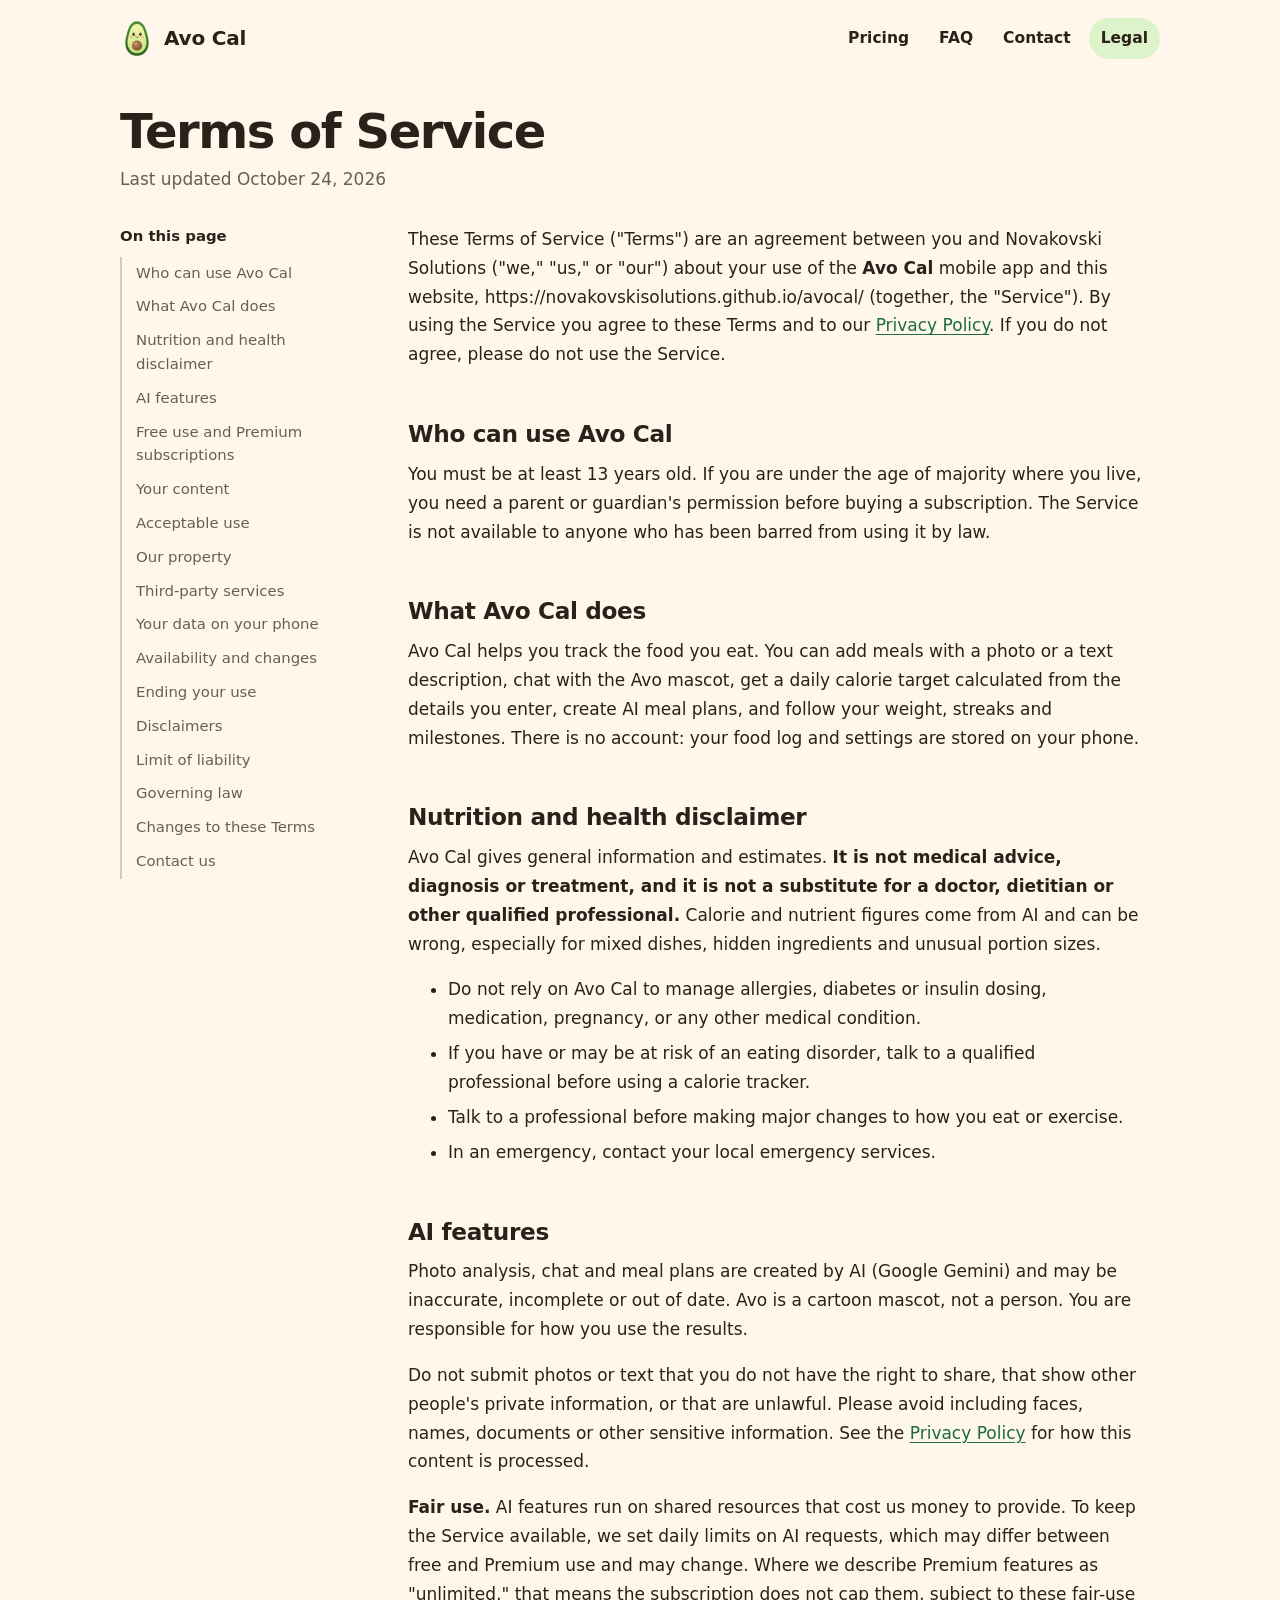
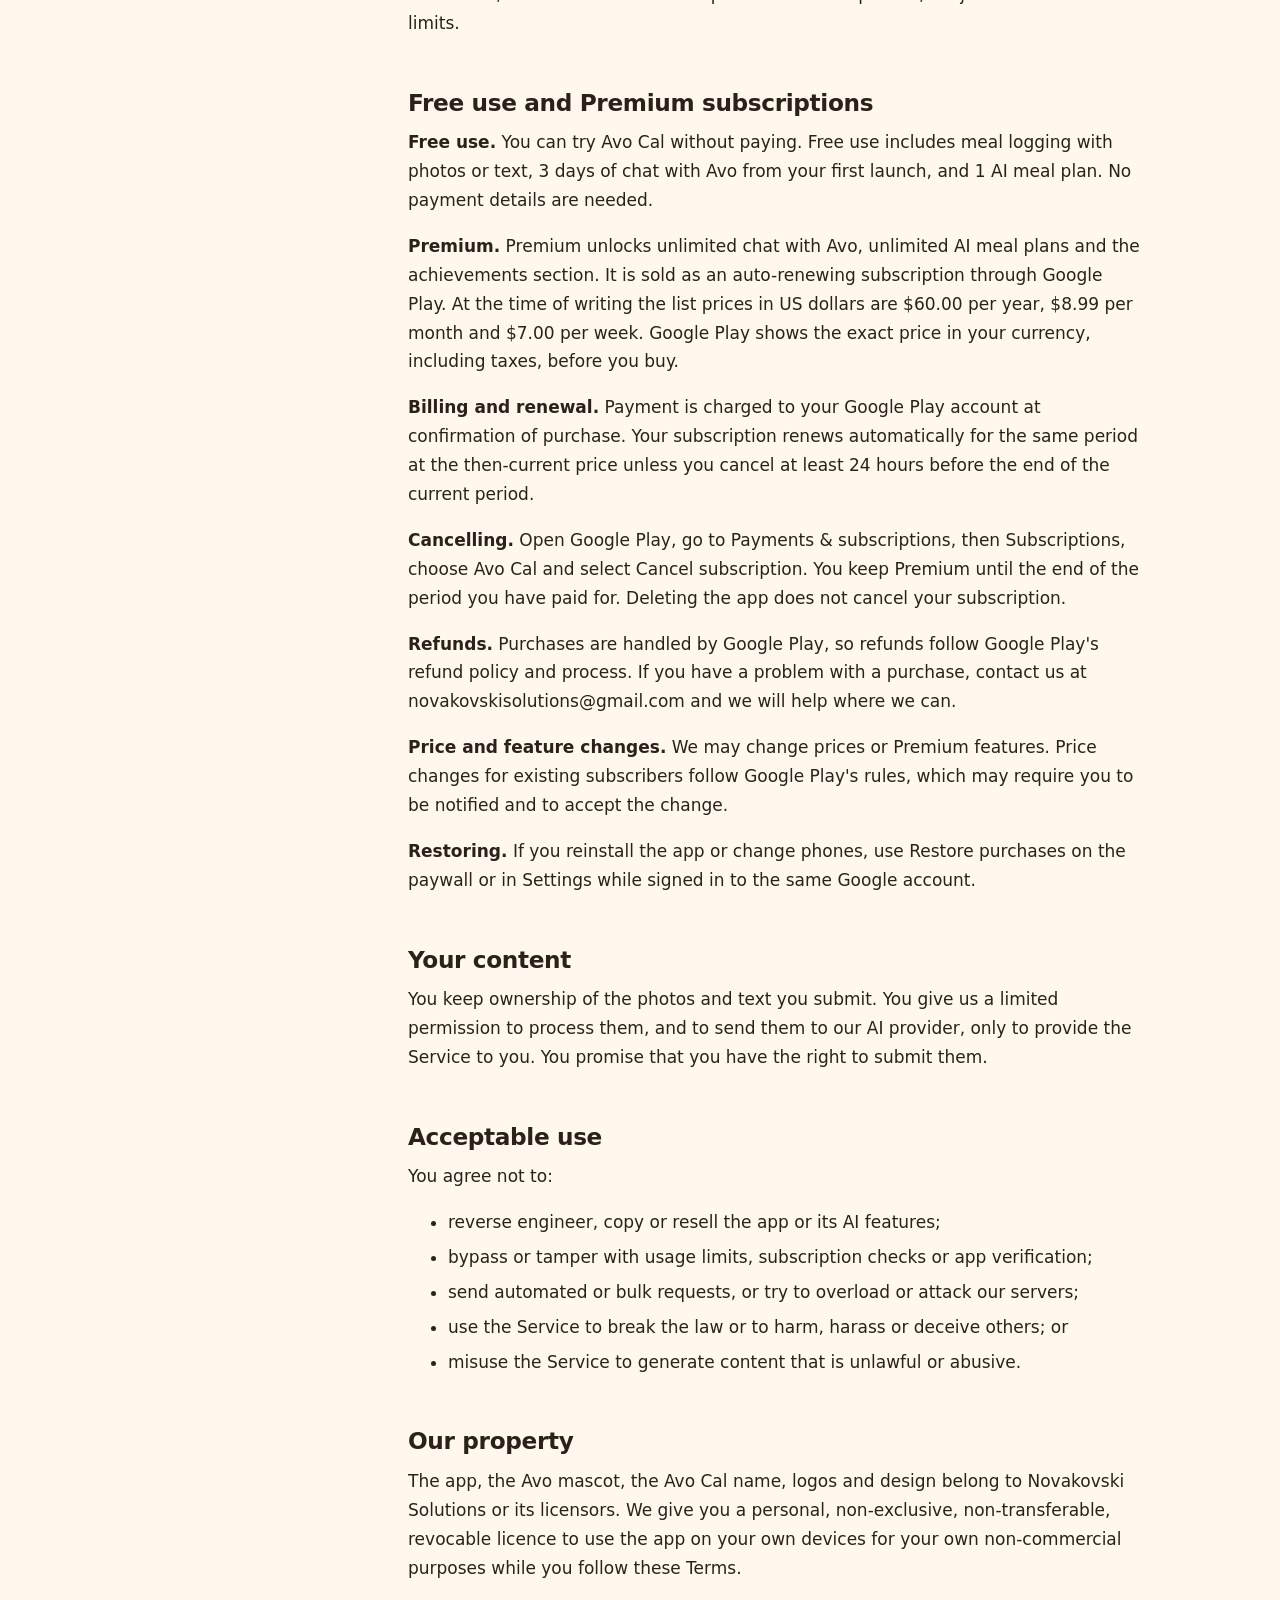
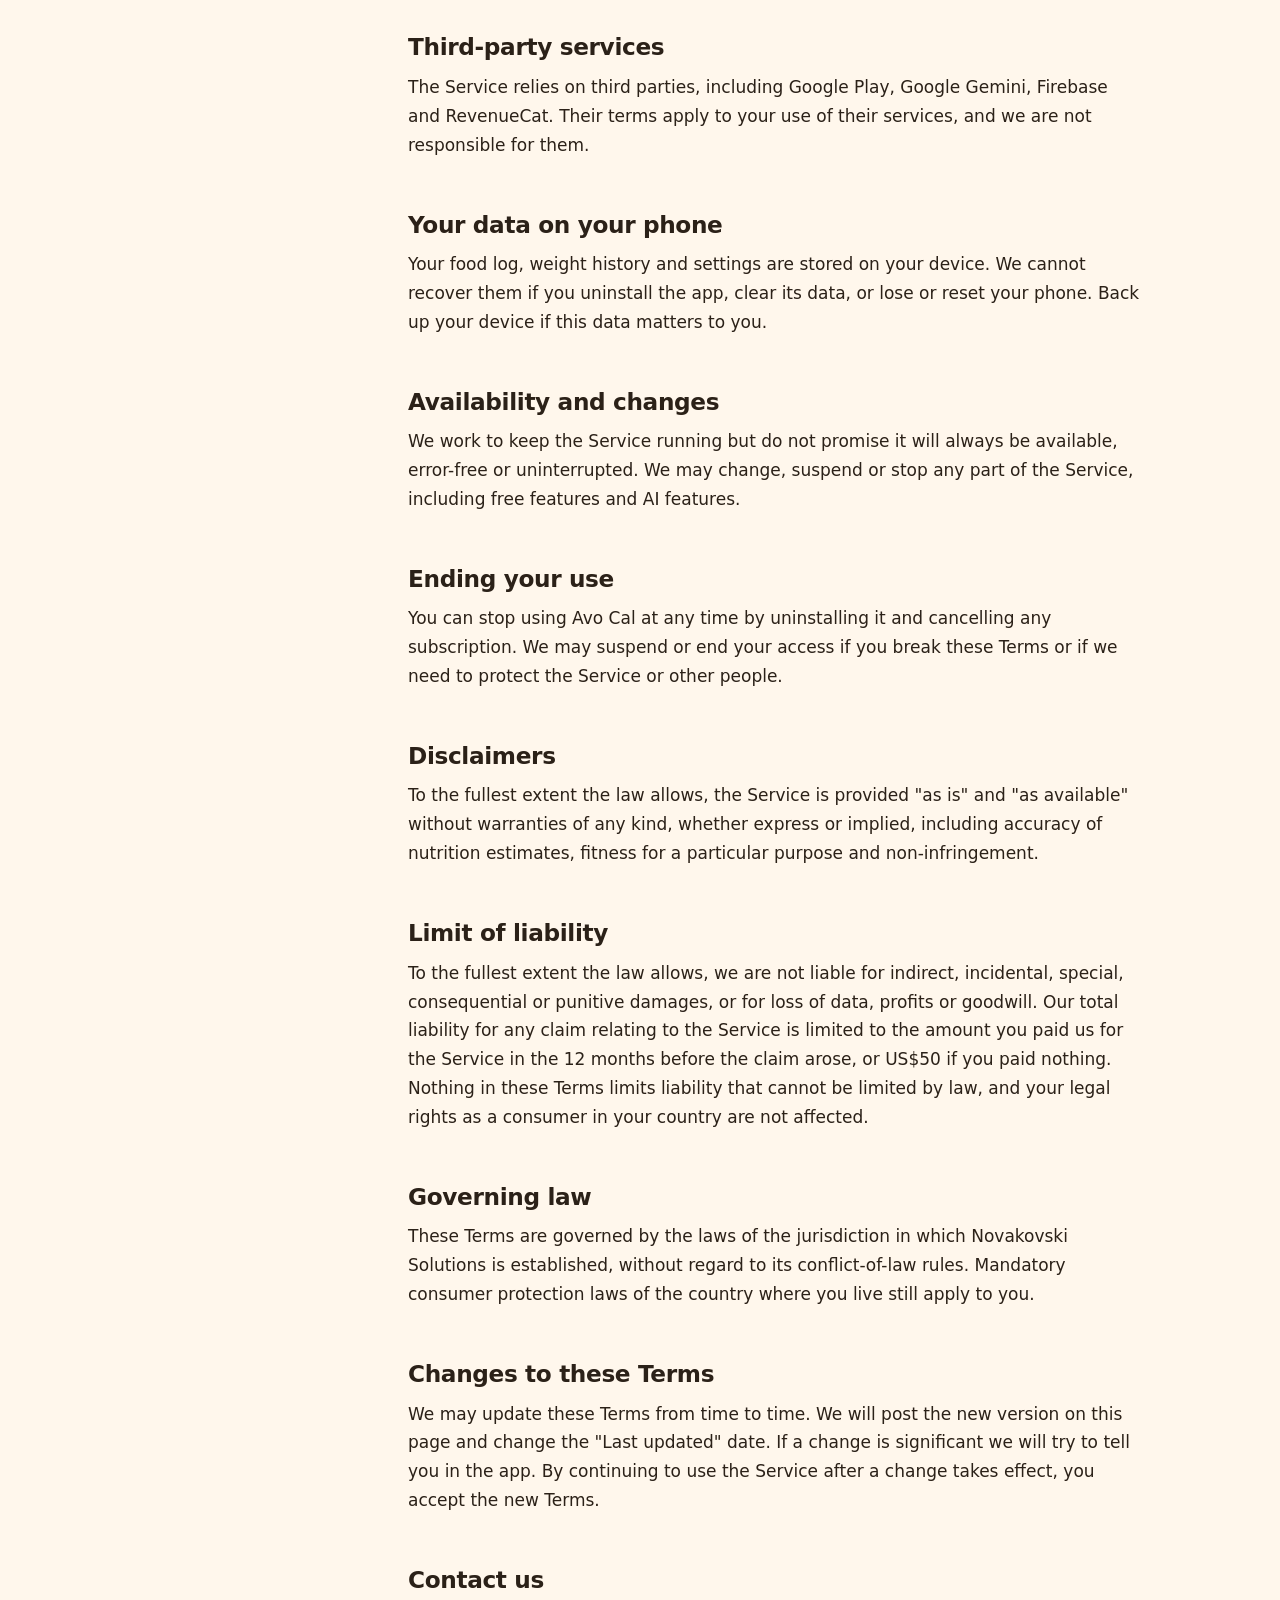
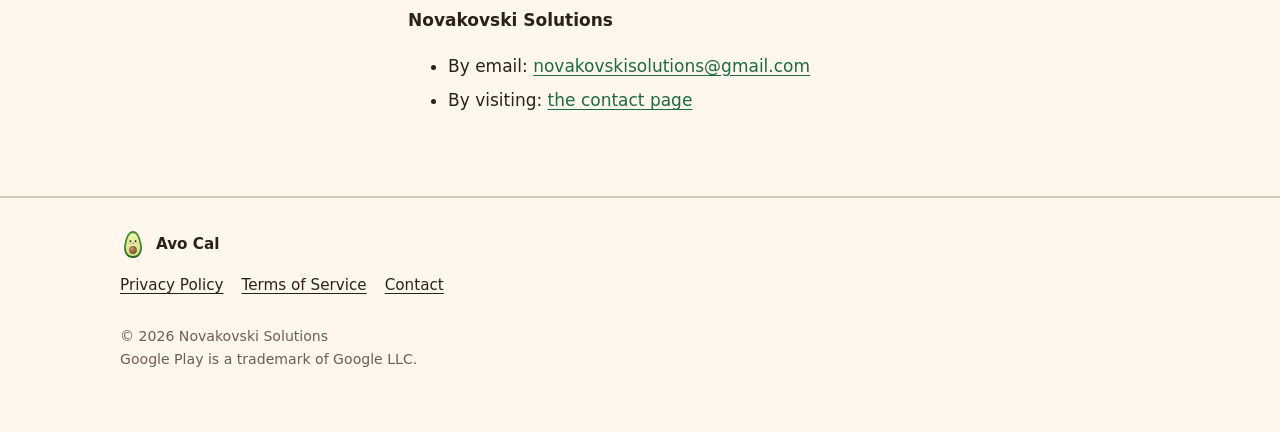
<file: legal/terms/index.html>
<!doctype html>
<html lang="en">
<head>
<meta charset="utf-8">
<meta name="viewport" content="width=device-width, initial-scale=1">
<title>Terms of Service | Avo Cal</title>
<meta name="description" content="The rules for using Avo Cal, including subscriptions, AI features and the health disclaimer.">
<meta name="theme-color" content="#FFF7EC" media="(prefers-color-scheme: light)">
<meta name="theme-color" content="#17130F" media="(prefers-color-scheme: dark)">
<link rel="canonical" href="https://novakovskisolutions.github.io/avocal/legal/terms/">
<link rel="icon" href="../../assets/avo.svg" type="image/svg+xml">
<meta property="og:type" content="website">
<meta property="og:title" content="Terms of Service | Avo Cal">
<meta property="og:description" content="The rules for using Avo Cal, including subscriptions, AI features and the health disclaimer.">
<meta property="og:url" content="https://novakovskisolutions.github.io/avocal/legal/terms/">
<meta name="twitter:card" content="summary">
<link rel="stylesheet" href="../../assets/style.css">
</head>
<body>
<a class="skip" href="#main">Skip to content</a>
<header class="site-head"><div class="wrap">
  <a class="brand" href="../../"><img src="../../assets/avo.svg" alt="" width="34" height="37"><span>Avo Cal</span></a>
  <nav class="nav" aria-label="Main">
    <a href="../../#pricing">Pricing</a>
    <a href="../../#faq">FAQ</a>
    <a href="../../contact/">Contact</a>
    <a href="../../legal/" aria-current="page">Legal</a>
  </nav>
</div></header>
<main id="main">

<div class="wrap">
  <div class="page-head"><h1>Terms of Service</h1><p>Last updated October 24, 2026</p></div>
  <div class="doc">
    <nav class="toc" aria-label="On this page"><strong>On this page</strong><ol><li><a href="#who-can-use-avo-cal">Who can use Avo Cal</a></li><li><a href="#what-avo-cal-does">What Avo Cal does</a></li><li><a href="#nutrition-and-health-disclaimer">Nutrition and health disclaimer</a></li><li><a href="#ai-features">AI features</a></li><li><a href="#free-use-and-premium-subscriptions">Free use and Premium subscriptions</a></li><li><a href="#your-content">Your content</a></li><li><a href="#acceptable-use">Acceptable use</a></li><li><a href="#our-property">Our property</a></li><li><a href="#third-party-services">Third-party services</a></li><li><a href="#your-data-on-your-phone">Your data on your phone</a></li><li><a href="#availability-and-changes">Availability and changes</a></li><li><a href="#ending-your-use">Ending your use</a></li><li><a href="#disclaimers">Disclaimers</a></li><li><a href="#limit-of-liability">Limit of liability</a></li><li><a href="#governing-law">Governing law</a></li><li><a href="#changes-to-these-terms">Changes to these Terms</a></li><li><a href="#contact-us">Contact us</a></li></ol></nav>
    <div>
      <details class="toc-m"><summary>On this page</summary><ol><li><a href="#who-can-use-avo-cal">Who can use Avo Cal</a></li><li><a href="#what-avo-cal-does">What Avo Cal does</a></li><li><a href="#nutrition-and-health-disclaimer">Nutrition and health disclaimer</a></li><li><a href="#ai-features">AI features</a></li><li><a href="#free-use-and-premium-subscriptions">Free use and Premium subscriptions</a></li><li><a href="#your-content">Your content</a></li><li><a href="#acceptable-use">Acceptable use</a></li><li><a href="#our-property">Our property</a></li><li><a href="#third-party-services">Third-party services</a></li><li><a href="#your-data-on-your-phone">Your data on your phone</a></li><li><a href="#availability-and-changes">Availability and changes</a></li><li><a href="#ending-your-use">Ending your use</a></li><li><a href="#disclaimers">Disclaimers</a></li><li><a href="#limit-of-liability">Limit of liability</a></li><li><a href="#governing-law">Governing law</a></li><li><a href="#changes-to-these-terms">Changes to these Terms</a></li><li><a href="#contact-us">Contact us</a></li></ol></details>
      <article class="prose">
<p>These Terms of Service ("Terms") are an agreement between you and Novakovski Solutions ("we," "us," or "our") about your use of the <strong>Avo Cal</strong> mobile app and this website, https://novakovskisolutions.github.io/avocal/ (together, the "Service"). By using the Service you agree to these Terms and to our <a href="https://novakovskisolutions.github.io/avocal/legal/privacy/">Privacy Policy</a>. If you do not agree, please do not use the Service.</p>
<h2 id="who-can-use-avo-cal">Who can use Avo Cal</h2>
<p>You must be at least 13 years old. If you are under the age of majority where you live, you need a parent or guardian's permission before buying a subscription. The Service is not available to anyone who has been barred from using it by law.</p>
<h2 id="what-avo-cal-does">What Avo Cal does</h2>
<p>Avo Cal helps you track the food you eat. You can add meals with a photo or a text description, chat with the Avo mascot, get a daily calorie target calculated from the details you enter, create AI meal plans, and follow your weight, streaks and milestones. There is no account: your food log and settings are stored on your phone.</p>
<h2 id="nutrition-and-health-disclaimer">Nutrition and health disclaimer</h2>
<p>Avo Cal gives general information and estimates. <strong>It is not medical advice, diagnosis or treatment, and it is not a substitute for a doctor, dietitian or other qualified professional.</strong> Calorie and nutrient figures come from AI and can be wrong, especially for mixed dishes, hidden ingredients and unusual portion sizes.</p>
<ul>
<li>Do not rely on Avo Cal to manage allergies, diabetes or insulin dosing, medication, pregnancy, or any other medical condition.</li>
<li>If you have or may be at risk of an eating disorder, talk to a qualified professional before using a calorie tracker.</li>
<li>Talk to a professional before making major changes to how you eat or exercise.</li>
<li>In an emergency, contact your local emergency services.</li>
</ul>
<h2 id="ai-features">AI features</h2>
<p>Photo analysis, chat and meal plans are created by AI (Google Gemini) and may be inaccurate, incomplete or out of date. Avo is a cartoon mascot, not a person. You are responsible for how you use the results.</p>
<p>Do not submit photos or text that you do not have the right to share, that show other people's private information, or that are unlawful. Please avoid including faces, names, documents or other sensitive information. See the <a href="https://novakovskisolutions.github.io/avocal/legal/privacy/">Privacy Policy</a> for how this content is processed.</p>
<p><strong>Fair use.</strong> AI features run on shared resources that cost us money to provide. To keep the Service available, we set daily limits on AI requests, which may differ between free and Premium use and may change. Where we describe Premium features as "unlimited," that means the subscription does not cap them, subject to these fair-use limits.</p>
<h2 id="free-use-and-premium-subscriptions">Free use and Premium subscriptions</h2>
<p><strong>Free use.</strong> You can try Avo Cal without paying. Free use includes meal logging with photos or text, 3 days of chat with Avo from your first launch, and 1 AI meal plan. No payment details are needed.</p>
<p><strong>Premium.</strong> Premium unlocks unlimited chat with Avo, unlimited AI meal plans and the achievements section. It is sold as an auto-renewing subscription through Google Play. At the time of writing the list prices in US dollars are $60.00 per year, $8.99 per month and $7.00 per week. Google Play shows the exact price in your currency, including taxes, before you buy.</p>
<p><strong>Billing and renewal.</strong> Payment is charged to your Google Play account at confirmation of purchase. Your subscription renews automatically for the same period at the then-current price unless you cancel at least 24 hours before the end of the current period.</p>
<p><strong>Cancelling.</strong> Open Google Play, go to Payments &amp; subscriptions, then Subscriptions, choose Avo Cal and select Cancel subscription. You keep Premium until the end of the period you have paid for. Deleting the app does not cancel your subscription.</p>
<p><strong>Refunds.</strong> Purchases are handled by Google Play, so refunds follow Google Play's refund policy and process. If you have a problem with a purchase, contact us at novakovskisolutions@gmail.com and we will help where we can.</p>
<p><strong>Price and feature changes.</strong> We may change prices or Premium features. Price changes for existing subscribers follow Google Play's rules, which may require you to be notified and to accept the change.</p>
<p><strong>Restoring.</strong> If you reinstall the app or change phones, use Restore purchases on the paywall or in Settings while signed in to the same Google account.</p>
<h2 id="your-content">Your content</h2>
<p>You keep ownership of the photos and text you submit. You give us a limited permission to process them, and to send them to our AI provider, only to provide the Service to you. You promise that you have the right to submit them.</p>
<h2 id="acceptable-use">Acceptable use</h2>
<p>You agree not to:</p>
<ul>
<li>reverse engineer, copy or resell the app or its AI features;</li>
<li>bypass or tamper with usage limits, subscription checks or app verification;</li>
<li>send automated or bulk requests, or try to overload or attack our servers;</li>
<li>use the Service to break the law or to harm, harass or deceive others; or</li>
<li>misuse the Service to generate content that is unlawful or abusive.</li>
</ul>
<h2 id="our-property">Our property</h2>
<p>The app, the Avo mascot, the Avo Cal name, logos and design belong to Novakovski Solutions or its licensors. We give you a personal, non-exclusive, non-transferable, revocable licence to use the app on your own devices for your own non-commercial purposes while you follow these Terms.</p>
<h2 id="third-party-services">Third-party services</h2>
<p>The Service relies on third parties, including Google Play, Google Gemini, Firebase and RevenueCat. Their terms apply to your use of their services, and we are not responsible for them.</p>
<h2 id="your-data-on-your-phone">Your data on your phone</h2>
<p>Your food log, weight history and settings are stored on your device. We cannot recover them if you uninstall the app, clear its data, or lose or reset your phone. Back up your device if this data matters to you.</p>
<h2 id="availability-and-changes">Availability and changes</h2>
<p>We work to keep the Service running but do not promise it will always be available, error-free or uninterrupted. We may change, suspend or stop any part of the Service, including free features and AI features.</p>
<h2 id="ending-your-use">Ending your use</h2>
<p>You can stop using Avo Cal at any time by uninstalling it and cancelling any subscription. We may suspend or end your access if you break these Terms or if we need to protect the Service or other people.</p>
<h2 id="disclaimers">Disclaimers</h2>
<p>To the fullest extent the law allows, the Service is provided "as is" and "as available" without warranties of any kind, whether express or implied, including accuracy of nutrition estimates, fitness for a particular purpose and non-infringement.</p>
<h2 id="limit-of-liability">Limit of liability</h2>
<p>To the fullest extent the law allows, we are not liable for indirect, incidental, special, consequential or punitive damages, or for loss of data, profits or goodwill. Our total liability for any claim relating to the Service is limited to the amount you paid us for the Service in the 12 months before the claim arose, or US$50 if you paid nothing. Nothing in these Terms limits liability that cannot be limited by law, and your legal rights as a consumer in your country are not affected.</p>
<h2 id="governing-law">Governing law</h2>
<p>These Terms are governed by the laws of the jurisdiction in which Novakovski Solutions is established, without regard to its conflict-of-law rules. Mandatory consumer protection laws of the country where you live still apply to you.</p>
<h2 id="changes-to-these-terms">Changes to these Terms</h2>
<p>We may update these Terms from time to time. We will post the new version on this page and change the "Last updated" date. If a change is significant we will try to tell you in the app. By continuing to use the Service after a change takes effect, you accept the new Terms.</p>
<h2 id="contact-us">Contact us</h2>
<p><strong>Novakovski Solutions</strong></p>
<ul>
<li>By email: <a href="mailto:novakovskisolutions@gmail.com">novakovskisolutions@gmail.com</a></li>
<li>By visiting: <a href="https://novakovskisolutions.github.io/avocal/contact/">the contact page</a></li>
</ul>
      </article>
    </div>
  </div>
</div>

</main>
<footer class="site-foot"><div class="wrap">
  <div class="foot-brand"><img src="../../assets/avo.svg" alt="" width="26" height="29"><span>Avo Cal</span></div>
  <nav class="foot-links" aria-label="Footer">
    <a href="../../legal/privacy/">Privacy Policy</a>
    <a href="../../legal/terms/">Terms of Service</a>
    <a href="../../contact/">Contact</a>
  </nav>
  <p class="small">&copy; 2026 Novakovski Solutions<br>Google Play is a trademark of Google LLC.</p>
</div></footer>
</body>
</html>
</file>
<file: assets/style.css>
:root{
  --bg:#FFF7EC; --surface:#FFFDF9; --surface-2:#F3EADB; --ink:#2B2118; --ink-2:#6B5E4F; --line:#D6C9B6;
  --green:#2A7F4F; --on-green:#FFFFFF; --link:#1D6B40; --green-soft:#DDF3C9; --peach:#FFE6D2; --coral:#E5533D;
  --protein:#E5604D;
  --font: ui-rounded, "SF Pro Rounded", "Nunito", system-ui, -apple-system, "Segoe UI", Roboto, "Helvetica Neue", Arial, sans-serif;
}
@media (prefers-color-scheme: dark){
  :root{
    --bg:#17130F; --surface:#211B16; --surface-2:#362D25; --ink:#E9E0D4; --ink-2:#D0C2B0; --line:#6B5E4F;
    --green:#8FD694; --on-green:#0B3A1D; --link:#8FD694; --green-soft:#234A2C; --peach:#4A2E1F;
  }
}
*,*::before,*::after{box-sizing:border-box}
html{scroll-behavior:smooth}
@media (prefers-reduced-motion:reduce){html{scroll-behavior:auto}}
body{margin:0;background:var(--bg);color:var(--ink);font-family:var(--font);font-size:1.0625rem;line-height:1.6;-webkit-text-size-adjust:100%}
img,svg{max-width:100%;display:block}
a{color:var(--link);text-underline-offset:3px}
a:hover{text-decoration-thickness:2px}
:focus-visible{outline:3px solid var(--green);outline-offset:3px;border-radius:6px}
.skip{position:absolute;left:12px;top:-60px;background:var(--green);color:var(--on-green);padding:10px 14px;border-radius:10px;z-index:10}
.skip:focus{top:12px}
.wrap{width:100%;max-width:1080px;margin-inline:auto;padding-inline:20px}

/* header / footer */
.site-head{padding-block:18px}
.site-head .wrap{display:flex;align-items:center;justify-content:space-between;gap:16px;flex-wrap:wrap}
.brand{display:flex;align-items:center;gap:10px;color:var(--ink);text-decoration:none;font-weight:800;font-size:1.25rem;letter-spacing:-.01em}
.brand img{width:34px;height:auto}
.nav{display:flex;gap:6px;flex-wrap:wrap}
.nav a{color:var(--ink);text-decoration:none;padding:8px 12px;border-radius:999px;font-weight:600;font-size:.97rem}
.nav a:hover{background:var(--surface-2)}
.nav a[aria-current="page"]{background:var(--green-soft)}
.site-foot{margin-top:40px;border-top:2px solid var(--line);padding-block:32px 48px;color:var(--ink-2);font-size:.95rem}
.site-foot .wrap{display:grid;gap:14px}
.foot-links{display:flex;gap:18px;flex-wrap:wrap}
.foot-links a{color:var(--ink)}
.foot-brand{display:flex;align-items:center;gap:10px;color:var(--ink);font-weight:800}
.foot-brand img{width:26px;height:auto}
.small{font-size:.88rem;color:var(--ink-2)}

/* buttons */
.btn{display:inline-flex;align-items:center;justify-content:center;gap:8px;padding:14px 22px;border-radius:999px;font:inherit;font-weight:800;text-decoration:none;border:2px solid var(--green);background:var(--green);color:var(--on-green);cursor:pointer}
.btn:hover{filter:brightness(1.06)}
.btn.ghost{background:transparent;color:var(--ink);border-color:var(--line)}
.btn.ghost:hover{background:var(--surface-2);filter:none}
.btn[aria-disabled="true"]{background:var(--surface-2);border-color:var(--line);color:var(--ink-2);cursor:default;filter:none}
.actions{display:flex;gap:12px;flex-wrap:wrap;align-items:center}

/* hero */
.hero{padding-block:28px 56px}
.hero .wrap{display:grid;grid-template-columns:1.05fr .95fr;gap:40px;align-items:center}
.hero h1{font-size:clamp(2.5rem,6.2vw,4.3rem);line-height:1.04;letter-spacing:-.035em;font-weight:800;margin:0 0 18px}
.lede{font-size:1.2rem;color:var(--ink-2);max-width:34ch;margin:0 0 28px}
.hero .note{margin-top:14px}

.plate{position:relative;width:100%;max-width:470px;aspect-ratio:1;margin-inline:auto}
.plate::before{content:"";position:absolute;inset:0;border-radius:50%;
  background:radial-gradient(circle at 50% 50%,var(--surface) 0 60%,var(--surface-2) 60.4% 100%);box-shadow:inset 0 0 0 2px var(--line)}
.plate::after{content:"";position:absolute;inset:8%;border-radius:50%;border:2px dashed var(--line);opacity:.7}
.plate .avo{position:absolute;left:40%;top:52%;width:40%;transform:translate(-50%,-50%);animation:hop 1.1s .35s ease-out 1}
@keyframes hop{0%{transform:translate(-50%,-50%)}30%{transform:translate(-50%,-66%)}52%{transform:translate(-50%,-50%)}68%{transform:translate(-50%,-57%)}100%{transform:translate(-50%,-50%)}}
@media (prefers-reduced-motion:reduce){.plate .avo{animation:none}}
.bubble{position:absolute;left:1%;top:3%;max-width:56%;background:var(--surface);border:2px solid var(--ink);border-radius:20px 20px 20px 6px;padding:12px 14px;font-weight:700;font-size:.98rem;line-height:1.3;z-index:2}
.estimate{position:absolute;right:-5%;bottom:1%;width:56%;background:var(--surface);border:2px solid var(--ink);border-radius:20px;padding:14px 16px;z-index:2;box-shadow:6px 6px 0 var(--green-soft)}
.estimate p{margin:0}
.est-title{font-weight:700;font-size:.95rem}
.est-kcal{font-size:1.05rem;color:var(--ink-2)}
.est-kcal strong{font-size:2rem;color:var(--ink);letter-spacing:-.02em;line-height:1.1}
.macros{list-style:none;margin:8px 0 6px;padding:0;display:flex;gap:6px;flex-wrap:wrap}
.macros li{font-size:.74rem;font-weight:700;padding:3px 9px;border-radius:999px;color:#fff}
.macros .p{background:#D8503D}.macros .c{background:#B5740F}.macros .f{background:#3C7DC4}
.est-note{font-size:.78rem;color:var(--ink-2)}

/* sections */
.sec{padding-block:64px}
.sec.tint{background:var(--surface)}
.sec h2{font-size:clamp(1.8rem,4vw,2.5rem);line-height:1.12;letter-spacing:-.025em;font-weight:800;margin:0 0 14px;max-width:22ch}
.sec .intro{color:var(--ink-2);max-width:56ch;margin:0 0 36px}

.steps{list-style:none;counter-reset:s;margin:0;padding:0;display:grid;grid-template-columns:repeat(3,1fr);gap:28px}
.steps li{counter-increment:s;padding-top:18px;border-top:4px solid var(--green)}
.steps li::before{content:counter(s);display:grid;place-items:center;width:38px;height:38px;border-radius:50%;background:var(--green);color:var(--on-green);font-weight:800;margin-bottom:12px}
.steps h3{margin:0 0 6px;font-size:1.2rem;letter-spacing:-.01em}
.steps p{margin:0;color:var(--ink-2)}

.features{display:grid;grid-template-columns:repeat(2,1fr);gap:0 56px;margin:0}
.feat{display:grid;grid-template-columns:48px 1fr;gap:4px 16px;padding:22px 0;border-top:2px solid var(--line)}
.feat .ic{grid-row:1/3;width:48px;height:48px;border-radius:50%;display:grid;place-items:center;color:var(--ink)}
.feat .ic svg{width:24px;height:24px;fill:none;stroke:currentColor;stroke-width:1.8;stroke-linecap:round;stroke-linejoin:round}
.feat dt{font-weight:800;font-size:1.12rem;letter-spacing:-.01em}
.feat dd{margin:0;color:var(--ink-2)}
.c0{background:#FFE8D9;color:#3A2C25}.c1{background:#E4F3D4;color:#2A3727}.c2{background:#E1ECFB;color:#26303F}
.c3{background:#FFF2C9;color:#3A3524}.c4{background:#F7E1F0;color:#3A2837}
@media (prefers-color-scheme:dark){.c0{background:#3A2C25;color:#FFE8D9}.c1{background:#2A3727;color:#E4F3D4}.c2{background:#26303F;color:#E1ECFB}.c3{background:#3A3524;color:#FFF2C9}.c4{background:#3A2837;color:#F7E1F0}}

.pricing{display:grid;grid-template-columns:1fr 1.2fr;gap:28px;align-items:start}
.tier{border:2px solid var(--line);border-radius:24px;padding:28px;background:var(--bg)}
.tier.premium{border-color:var(--green);background:var(--surface)}
.tier h3{margin:0 0 4px;font-size:1.4rem;letter-spacing:-.015em}
.tier .sub{margin:0 0 16px;color:var(--ink-2)}
.tier ul.tick{list-style:none;margin:0 0 6px;padding:0;display:grid;gap:8px}
.tier ul.tick li{padding-left:28px;position:relative}
.tier ul.tick li::before{content:"";position:absolute;left:4px;top:.45em;width:10px;height:6px;border-left:3px solid var(--green);border-bottom:3px solid var(--green);transform:rotate(-45deg)}
.plans{list-style:none;margin:20px 0 0;padding:0;border-top:2px solid var(--line)}
.plans li{display:flex;justify-content:space-between;align-items:baseline;gap:12px;padding:14px 0;border-bottom:2px solid var(--line);flex-wrap:wrap}
.plans .name{font-weight:800}
.plans .price{font-weight:800;font-size:1.15rem}
.plans .per{color:var(--ink-2);font-weight:600;font-size:.95rem}
.plans .best .name::after{content:"Best value";margin-left:10px;font-size:.78rem;background:var(--green);color:var(--on-green);padding:2px 9px;border-radius:999px;vertical-align:2px}

.faq{max-width:760px}
.faq details{border-top:2px solid var(--line);padding:4px 0}
.faq details:last-child{border-bottom:2px solid var(--line)}
.faq summary{cursor:pointer;font-weight:800;padding:14px 0;list-style:none;display:flex;justify-content:space-between;gap:16px;align-items:center}
.faq summary::-webkit-details-marker{display:none}
.faq summary::after{content:"+";font-size:1.5rem;line-height:1;color:var(--green);font-weight:700}
.faq details[open] summary::after{content:"\2212"}
.faq details p{margin:0 0 16px;color:var(--ink-2);max-width:62ch}

/* inner pages */
.page-head{padding-block:28px 12px}
.page-head h1{font-size:clamp(2rem,5vw,3rem);line-height:1.1;letter-spacing:-.03em;font-weight:800;margin:0 0 8px}
.page-head p{margin:0;color:var(--ink-2);max-width:56ch}
.cards{display:grid;grid-template-columns:repeat(2,1fr);gap:18px;margin:28px 0}
.link-card{display:block;text-decoration:none;color:var(--ink);border:2px solid var(--line);border-radius:22px;padding:24px;background:var(--surface)}
.link-card:hover{border-color:var(--green)}
.link-card h2{margin:0 0 6px;font-size:1.35rem;letter-spacing:-.015em}
.link-card p{margin:0 0 10px;color:var(--ink-2)}
.link-card .meta{font-size:.9rem;color:var(--ink-2)}
.topics{list-style:none;margin:24px 0;padding:0;border-top:2px solid var(--line)}
.topics li{display:grid;grid-template-columns:1fr auto;gap:8px 20px;align-items:center;padding:18px 0;border-bottom:2px solid var(--line)}
.topics h2{margin:0;font-size:1.15rem;letter-spacing:-.01em}
.topics p{margin:2px 0 0;color:var(--ink-2);max-width:52ch}
.callout{background:var(--peach);border-radius:20px;padding:20px 22px;margin:24px 0;max-width:720px}
.callout h2{margin:0 0 6px;font-size:1.1rem}
.callout ul{margin:6px 0 0;padding-left:20px}

.doc{display:grid;grid-template-columns:240px minmax(0,1fr);gap:48px;padding-block:20px 24px;align-items:start}
.toc{position:sticky;top:20px;font-size:.93rem}
.toc strong{display:block;margin-bottom:8px}
.toc ol{list-style:none;margin:0;padding:0;border-left:2px solid var(--line)}
.toc a{display:block;padding:5px 0 5px 14px;color:var(--ink-2);text-decoration:none}
.toc a:hover{color:var(--ink)}
.toc-m{display:none;border:2px solid var(--line);border-radius:16px;padding:10px 16px;margin-bottom:20px;background:var(--surface)}
.toc-m summary{cursor:pointer;font-weight:800}
.toc-m ol{margin:10px 0 4px;padding-left:20px}
.prose{max-width:68ch;line-height:1.7}
.prose h2{font-size:1.45rem;letter-spacing:-.015em;line-height:1.2;margin:2.2em 0 .5em;scroll-margin-top:20px}
.prose h2:first-child{margin-top:0}
.prose p,.prose ul,.prose ol{margin:0 0 1em}
.prose li{margin-bottom:.35em}

@media (max-width:860px){
  .hero .wrap{grid-template-columns:1fr}
  .lede{max-width:none}
  .steps,.features,.pricing,.cards{grid-template-columns:1fr}
  .doc{grid-template-columns:1fr;gap:0}
  .toc{display:none}.toc-m{display:block}
  .plate{max-width:380px;margin-bottom:84px}
  .estimate{bottom:-84px;right:0;left:auto;width:74%}
  .bubble{max-width:50%}
}
@media (max-width:480px){
  .bubble{font-size:.88rem}
  .estimate{padding:10px 12px}
  .est-kcal strong{font-size:1.6rem}
  .topics li{grid-template-columns:1fr}
}
</file>
